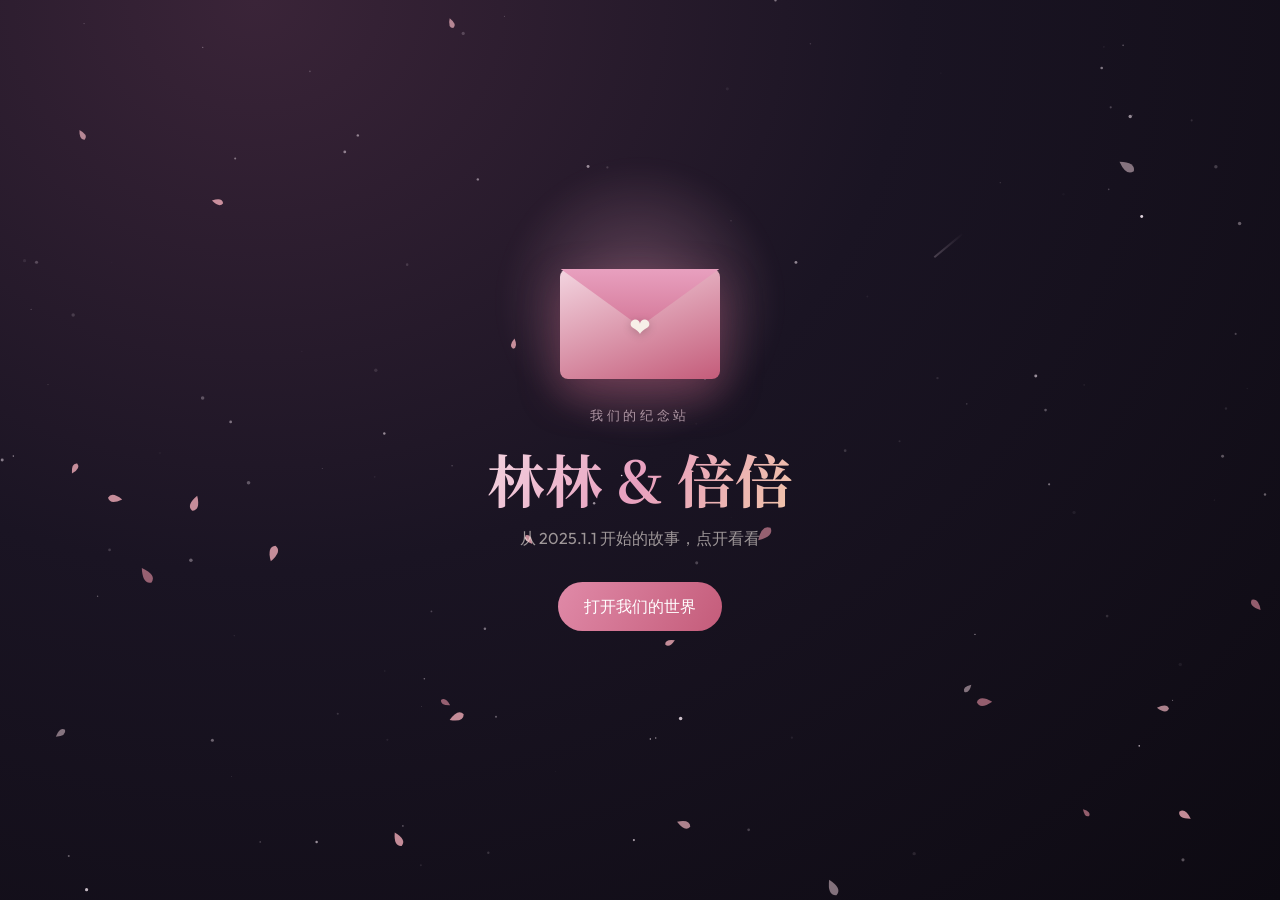
<file: index.html>
<!DOCTYPE html>
<html lang="zh-CN">
<head>
  <meta charset="UTF-8">
  <meta name="viewport" content="width=device-width, initial-scale=1.0, viewport-fit=cover">
  <title>林林 & 倍倍</title>
  <link href="https://fonts.googleapis.com/css2?family=Noto+Serif+SC:wght@400;600;700&family=Outfit:wght@300;400;500;600&display=swap" rel="stylesheet">
  <link rel="stylesheet" href="css/site.css">
</head>
<body>
  <div id="heart-layer"></div>
  <div class="enter-flash" id="flash"></div>
  <main class="open-wrap fade-page">
    <div class="open-glow" style="top:18%;left:50%;transform:translateX(-50%);"></div>
    <div class="envelope" id="envelope" aria-hidden="true">
      <div class="envelope-body"></div>
      <div class="envelope-flap"></div>
      <div class="envelope-heart">❤</div>
    </div>
    <p style="letter-spacing:0.28em;font-size:0.8rem;color:rgba(243,213,224,0.65);margin:0 0 0.75rem;position:relative;z-index:2;">我们的纪念站</p>
    <h1 class="serif gradient-text" style="font-size:clamp(2.4rem,10vw,3.6rem);margin:0 0 0.6rem;position:relative;z-index:2;">林林 & 倍倍</h1>
    <p style="color:rgba(247,239,232,0.6);margin:0 0 2rem;max-width:18rem;position:relative;z-index:2;">从 2025.1.1 开始的故事，点开看看</p>
    <button type="button" class="btn" id="enterBtn" style="position:relative;z-index:2;">打开我们的世界</button>
  </main>
  <script src="js/effects.js"></script>
  <script src="js/fx-engine.js"></script>
  <script>
    FX.mountPretty('full');
    const envelope = document.getElementById('envelope');
    const flash = document.getElementById('flash');
    let going = false;
    const enter = (e) => {
      if (going) return;
      going = true;
      const x = e && e.clientX != null ? e.clientX : window.innerWidth / 2;
      const y = e && e.clientY != null ? e.clientY : window.innerHeight / 2;
      envelope.classList.add('open');
      FX.burstAt(x, y, 22);
      FX.releaseBalloons(14);
      flash.classList.add('on');
      setTimeout(() => { location.href = 'home.html'; }, 720);
    };
    document.getElementById('enterBtn').addEventListener('click', enter);
    envelope.addEventListener('click', enter);
  </script>
</body>
</html>
</file>
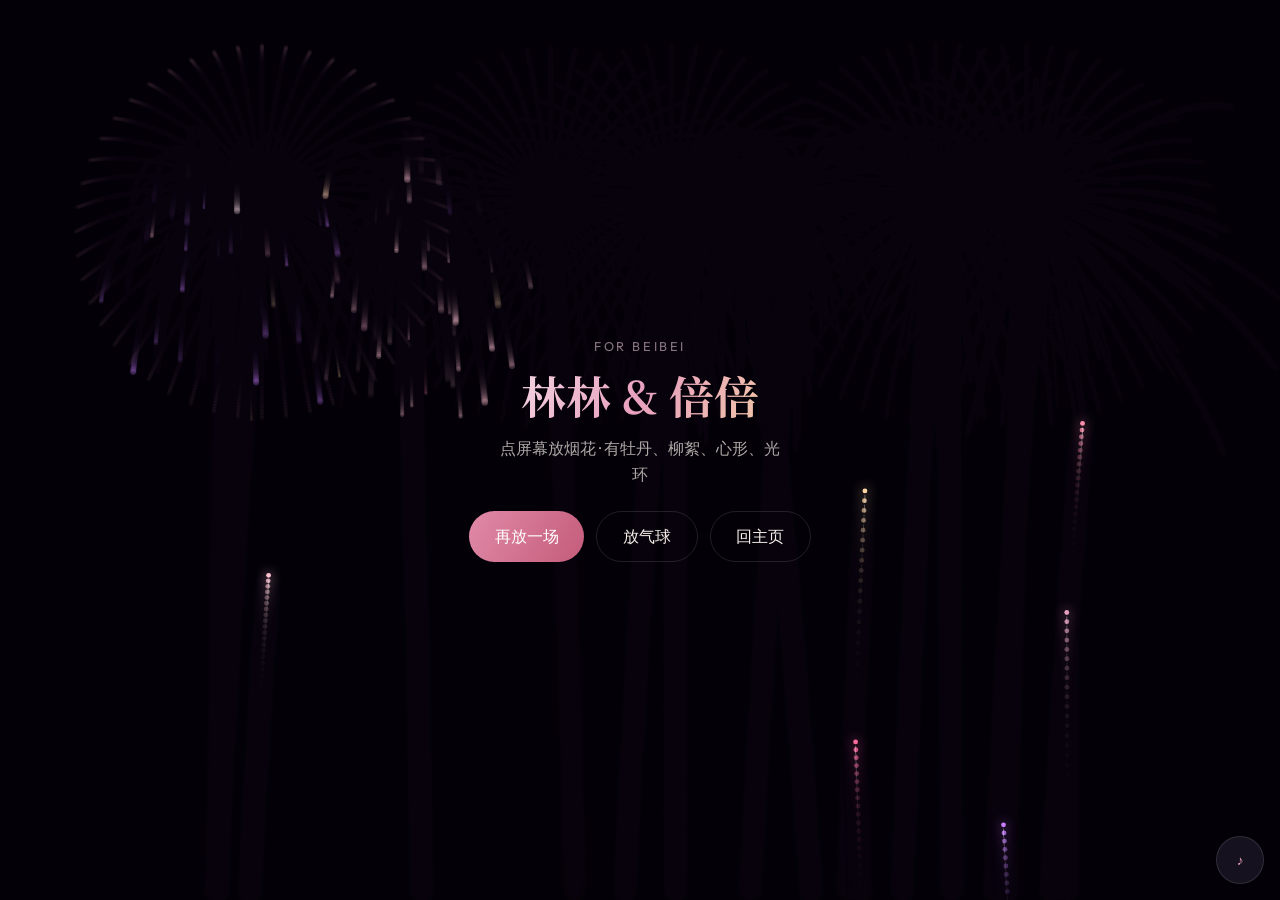
<file: fireworks.html>
<!DOCTYPE html>
<html lang="zh-CN">
<head>
  <meta charset="UTF-8">
  <meta name="viewport" content="width=device-width, initial-scale=1.0, viewport-fit=cover">
  <title>烟花庆祝 · 林林 & 倍倍</title>
  <link href="https://fonts.googleapis.com/css2?family=Noto+Serif+SC:wght@400;600;700&family=Outfit:wght@300;400;500;600&display=swap" rel="stylesheet">
  <link rel="stylesheet" href="css/site.css">
  <style>
    body { background: #05040a; overflow: hidden; }
    .fw-canvas { pointer-events: auto; }
  </style>
</head>
<body>
  <canvas class="fw-canvas" id="fw"></canvas>
  <div class="fw-ui">
    <p style="margin:0 0 0.5rem;letter-spacing:0.2em;font-size:0.8rem;color:rgba(243,213,224,0.55);">FOR BEIBEI</p>
    <h1 class="serif gradient-text" style="font-size:clamp(1.8rem,8vw,2.8rem);margin:0 0 0.6rem;">林林 & 倍倍</h1>
    <p style="margin:0;color:rgba(247,239,232,0.7);max-width:18rem;line-height:1.6;">点屏幕放烟花 · 有牡丹、柳絮、心形、光环</p>
    <div class="actions">
      <button type="button" class="btn" id="boomBtn">再放一场</button>
      <button type="button" class="btn btn-ghost" id="balloonBtn">放气球</button>
      <a class="btn btn-ghost" href="home.html">回主页</a>
    </div>
  </div>

  <script src="js/effects.js"></script>
  <script src="js/fx-engine.js"></script>
  <script>
    SiteFX.setupMusic();
    FX.startHeartRain(1100);
    FX.startCursorTrail();

    const fw = FX.createFireworks(document.getElementById('fw'));
    document.getElementById('boomBtn').onclick = () => {
      fw.boom();
      FX.burstAt(window.innerWidth / 2, window.innerHeight * 0.35, 18);
    };
    document.getElementById('balloonBtn').onclick = () => FX.releaseBalloons(12);
  </script>
</body>
</html>
</file>
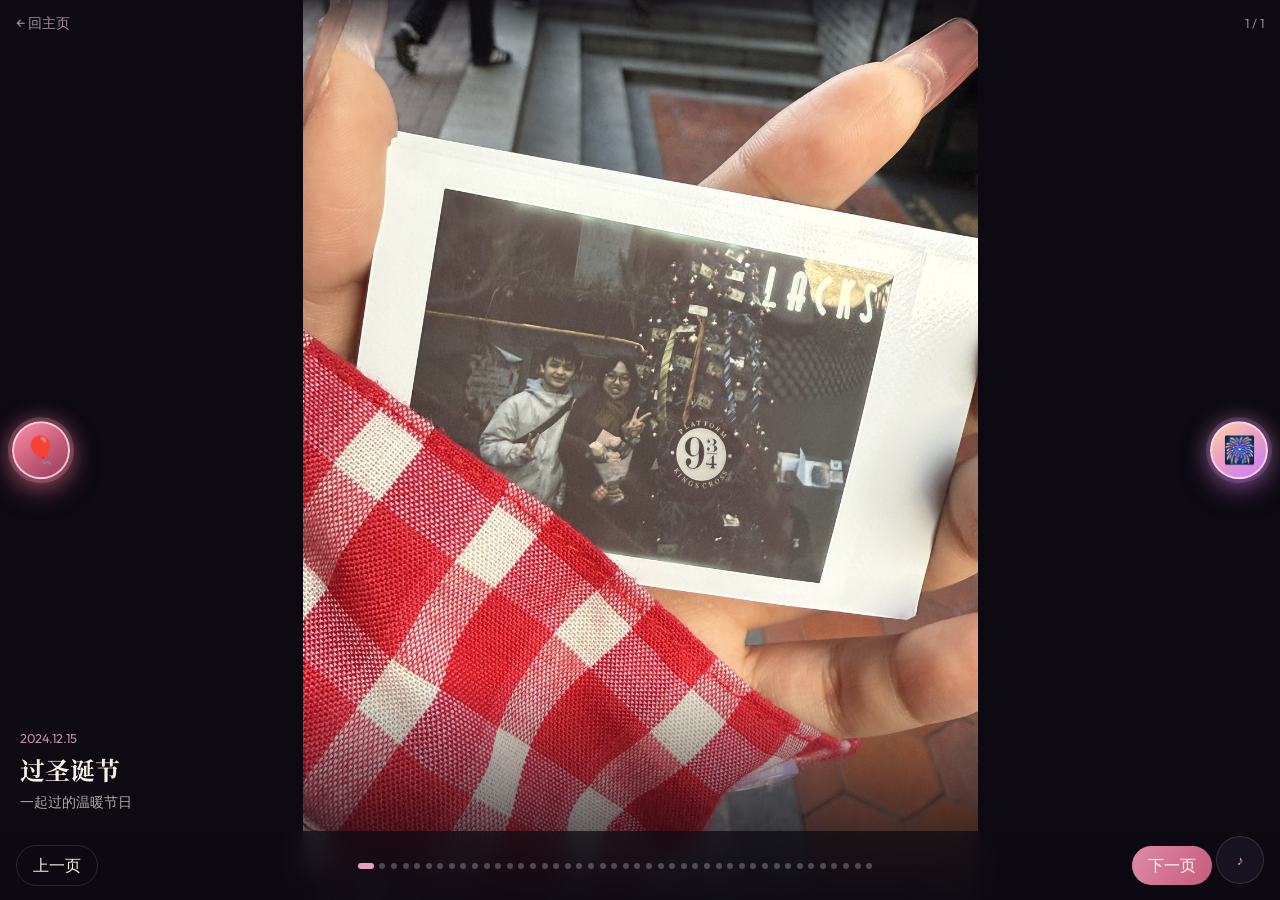
<file: gallery.html>
<!DOCTYPE html>
<html lang="zh-CN">
<head>
  <meta charset="UTF-8">
  <meta name="viewport" content="width=device-width, initial-scale=1.0, viewport-fit=cover">
  <title>沉浸相册 · 林林 & 倍倍</title>
  <link href="https://fonts.googleapis.com/css2?family=Noto+Serif+SC:wght@400;600;700&family=Outfit:wght@300;400;500;600&display=swap" rel="stylesheet">
  <link rel="stylesheet" href="css/site.css">
</head>
<body style="background:#0d0a12;">
  <div class="gallery-top">
    <a class="back-link" href="home.html" style="margin:0;">← 回主页</a>
    <span id="gallery-progress" style="font-size:0.8rem;color:rgba(247,239,232,0.55);">1 / 1</span>
  </div>

  <div class="gallery-stage" id="stage"></div>

  <div class="gallery-bar">
    <button type="button" class="btn btn-ghost" id="prevBtn" style="padding:0.55rem 1rem;">上一页</button>
    <div class="gallery-dots" id="dots"></div>
    <button type="button" class="btn" id="nextBtn" style="padding:0.55rem 1rem;">下一页</button>
  </div>

  <script src="js/journey-data.js"></script>
  <script src="js/effects.js"></script>
  <script src="js/fx-engine.js"></script>
  <script>
    SiteFX.setupLightbox();
    SiteFX.setupMusic();
    FX.startAmbient({ density: 0.45 });
    FX.startHeartRain(1400);
    FX.mountEggs();

    // 每个事件取第一张图作为主视觉，组成沉浸幻灯
    const slides = JOURNEY_EVENTS.map((e) => ({
      date: e.date,
      title: e.title,
      note: e.note || '',
      photo: e.photos[0]
    }));

    let index = 0;
    const stage = document.getElementById('stage');
    const dots = document.getElementById('dots');
    const progress = document.getElementById('gallery-progress');

    stage.innerHTML = slides.map((s, i) => `
      <div class="gallery-slide${i === 0 ? ' active' : ''}" data-i="${i}">
        <img src="${s.photo}" alt="${s.title}" loading="${i < 2 ? 'eager' : 'lazy'}" onclick="openLightbox('${s.photo}')">
        <div class="gallery-overlay">
          <div class="date">${s.date}</div>
          <h2 class="serif">${s.title}</h2>
          <p>${s.note}</p>
        </div>
      </div>
    `).join('');

    dots.innerHTML = slides.map((_, i) => `<span class="${i === 0 ? 'on' : ''}"></span>`).join('');

    function show(i) {
      index = (i + slides.length) % slides.length;
      stage.querySelectorAll('.gallery-slide').forEach((el, n) => {
        el.classList.toggle('active', n === index);
      });
      dots.querySelectorAll('span').forEach((el, n) => {
        el.classList.toggle('on', n === index);
      });
      progress.textContent = `${index + 1} / ${slides.length}`;
    }

    document.getElementById('prevBtn').onclick = () => show(index - 1);
    document.getElementById('nextBtn').onclick = () => show(index + 1);

    // 触摸滑动
    let startX = 0;
    stage.addEventListener('touchstart', (e) => { startX = e.changedTouches[0].clientX; }, { passive: true });
    stage.addEventListener('touchend', (e) => {
      const dx = e.changedTouches[0].clientX - startX;
      if (Math.abs(dx) < 40) return;
      if (dx < 0) show(index + 1);
      else show(index - 1);
    }, { passive: true });

    // 键盘
    window.addEventListener('keydown', (e) => {
      if (e.key === 'ArrowRight') show(index + 1);
      if (e.key === 'ArrowLeft') show(index - 1);
    });
  </script>
</body>
</html>
</file>
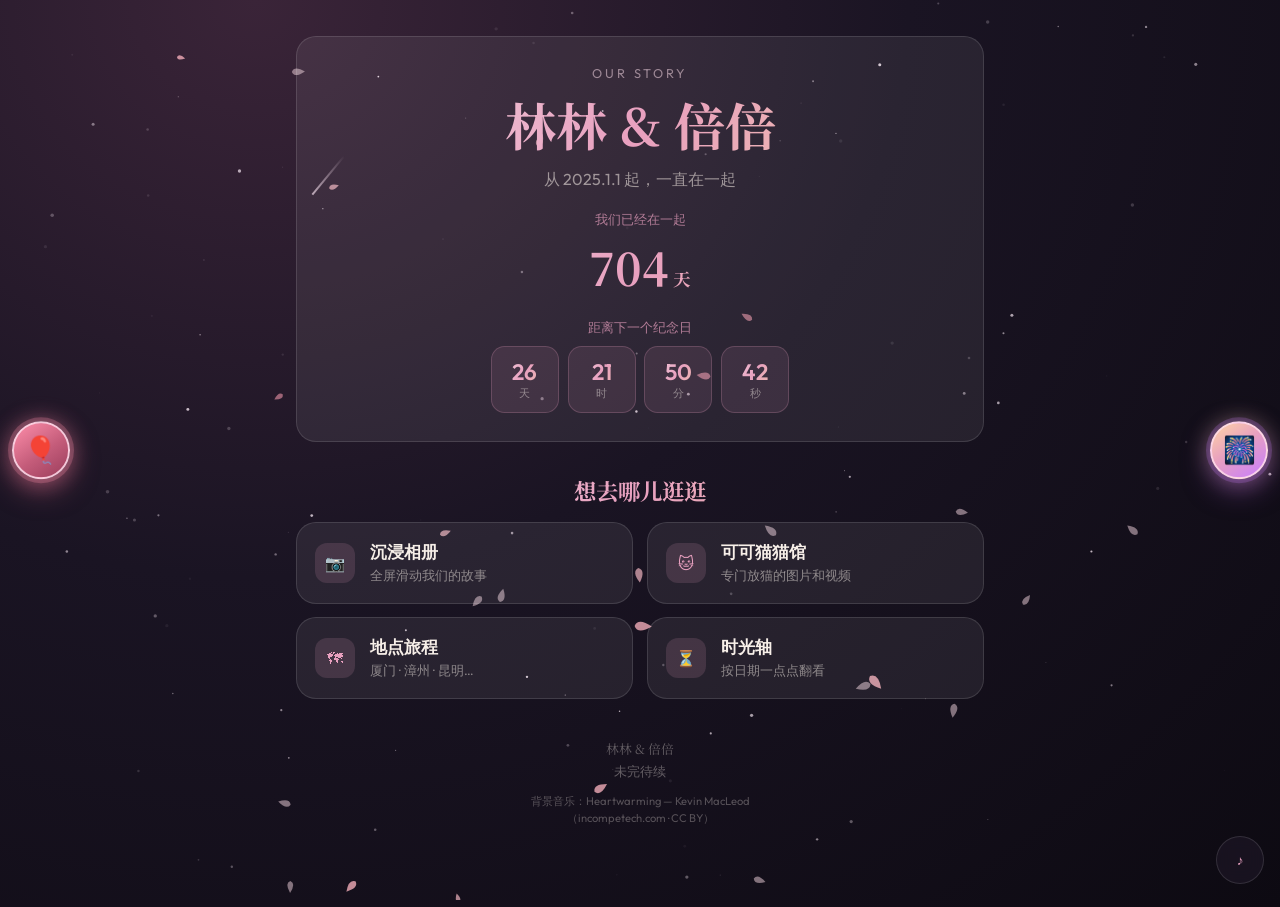
<file: home.html>
<!DOCTYPE html>
<html lang="zh-CN">
<head>
  <meta charset="UTF-8">
  <meta name="viewport" content="width=device-width, initial-scale=1.0, viewport-fit=cover">
  <title>主页 · 林林 & 倍倍</title>
  <link href="https://fonts.googleapis.com/css2?family=Noto+Serif+SC:wght@400;600;700&family=Outfit:wght@300;400;500;600&display=swap" rel="stylesheet">
  <link rel="stylesheet" href="css/site.css">
</head>
<body>
  <div class="page">
    <div class="page-inner fade-page">
      <header class="glass" style="padding:1.75rem 1.25rem;text-align:center;margin-top:1rem;">
        <p style="margin:0 0 0.4rem;font-size:0.8rem;letter-spacing:0.22em;color:rgba(243,213,224,0.55);">OUR STORY</p>
        <h1 class="serif gradient-text" style="font-size:clamp(2.2rem,8vw,3.2rem);margin:0 0 0.5rem;">林林 & 倍倍</h1>
        <p style="margin:0 0 1.25rem;color:rgba(247,239,232,0.55);">从 2025.1.1 起，一直在一起</p>
        <div style="margin-bottom:1.25rem;">
          <div style="font-size:0.8rem;color:rgba(232,160,191,0.7);margin-bottom:0.3rem;">我们已经在一起</div>
          <div class="serif gradient-text" style="font-size:2.8rem;font-weight:700;">
            <span id="together-days">000</span><span style="font-size:1.1rem;margin-left:0.25rem;">天</span>
          </div>
        </div>
        <div style="font-size:0.8rem;color:rgba(232,160,191,0.7);margin-bottom:0.55rem;">距离下一个纪念日</div>
        <div class="countdown-row" id="countdown">
          <div class="countdown-item"><div class="num gradient-text" id="d">00</div><div class="lbl">天</div></div>
          <div class="countdown-item"><div class="num gradient-text" id="h">00</div><div class="lbl">时</div></div>
          <div class="countdown-item"><div class="num gradient-text" id="m">00</div><div class="lbl">分</div></div>
          <div class="countdown-item"><div class="num gradient-text" id="s">00</div><div class="lbl">秒</div></div>
        </div>
      </header>

      <h2 class="serif gradient-text" style="text-align:center;margin:2rem 0 1rem;font-size:1.4rem;">想去哪儿逛逛</h2>
      <nav class="nav-grid">
        <a class="glass nav-card" href="gallery.html">
          <div class="icon">📷</div>
          <div>
            <h3>沉浸相册</h3>
            <p>全屏滑动我们的故事</p>
          </div>
        </a>
        <a class="glass nav-card" href="keke.html">
          <div class="icon">🐱</div>
          <div>
            <h3>可可猫猫馆</h3>
            <p>专门放猫的图片和视频</p>
          </div>
        </a>
        <a class="glass nav-card" href="map.html">
          <div class="icon">🗺</div>
          <div>
            <h3>地点旅程</h3>
            <p>厦门 · 漳州 · 昆明…</p>
          </div>
        </a>
        <a class="glass nav-card" href="journey.html">
          <div class="icon">⏳</div>
          <div>
            <h3>时光轴</h3>
            <p>按日期一点点翻看</p>
          </div>
        </a>
      </nav>

      <footer style="text-align:center;margin-top:2.5rem;color:rgba(247,239,232,0.35);font-size:0.8rem;">
        <p class="serif" style="margin:0;">林林 & 倍倍</p>
        <p style="margin:0.35rem 0 0;">未完待续</p>
        <p style="margin:0.75rem 0 0;font-size:0.7rem;line-height:1.5;opacity:0.85;">
          背景音乐：Heartwarming — Kevin MacLeod<br>
          （incompetech.com · CC BY）
        </p>
      </footer>
    </div>
  </div>

  <script src="js/journey-data.js"></script>
  <script src="js/effects.js"></script>
  <script src="js/fx-engine.js"></script>
  <script>
    FX.mountPretty('full');
    FX.mountEggs();
    SiteFX.setupMusic();
    SiteFX.setupLightbox();

    const start = SITE_CONFIG.startDate;
    document.getElementById('together-days').textContent = SiteFX.togetherDays(start);

    function tick() {
      const c = SiteFX.nextAnniversaryCountdown(start);
      document.getElementById('d').textContent = String(c.days).padStart(2, '0');
      document.getElementById('h').textContent = String(c.hours).padStart(2, '0');
      document.getElementById('m').textContent = String(c.minutes).padStart(2, '0');
      document.getElementById('s').textContent = String(c.seconds).padStart(2, '0');
    }
    tick();
    setInterval(tick, 1000);

    document.querySelectorAll('a.nav-card').forEach((card) => {
      card.addEventListener('click', (e) => {
        FX.burstAt(e.clientX, e.clientY, 10);
      });
    });
  </script>
</body>
</html>
</file>
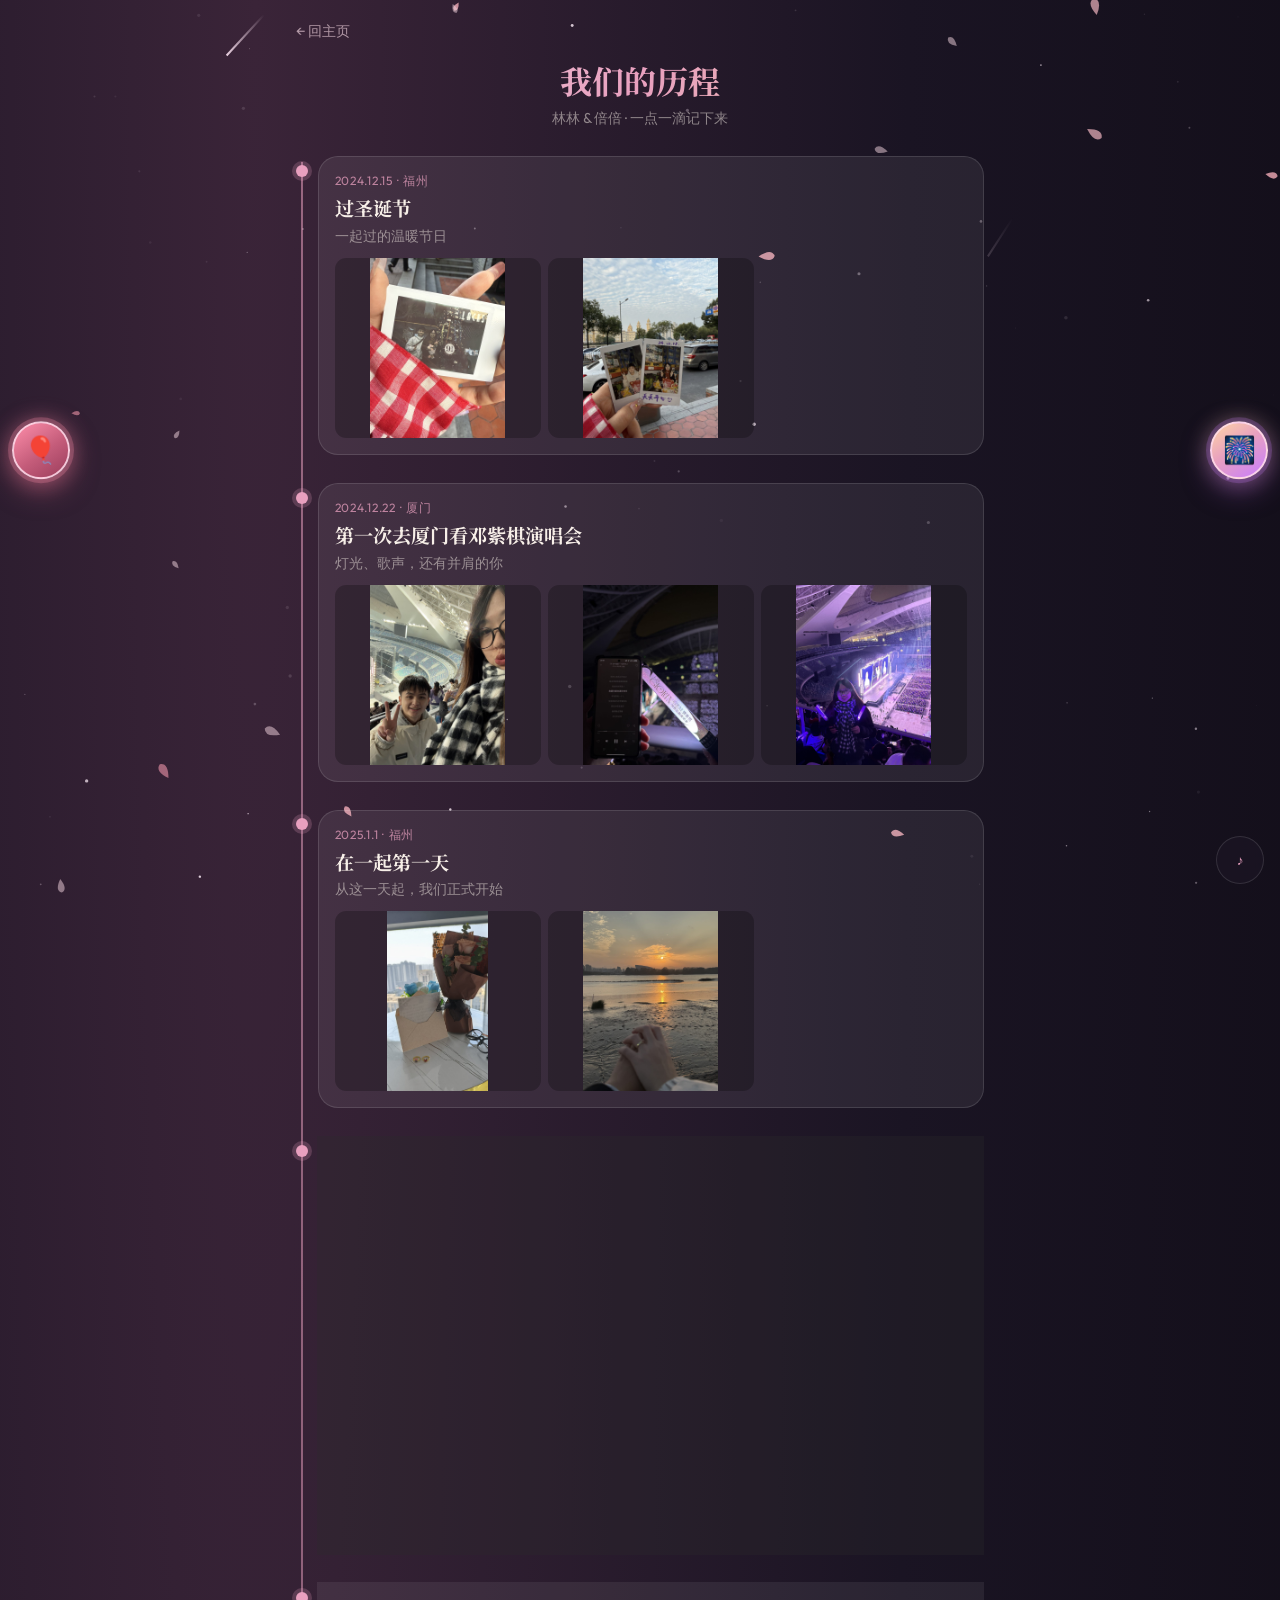
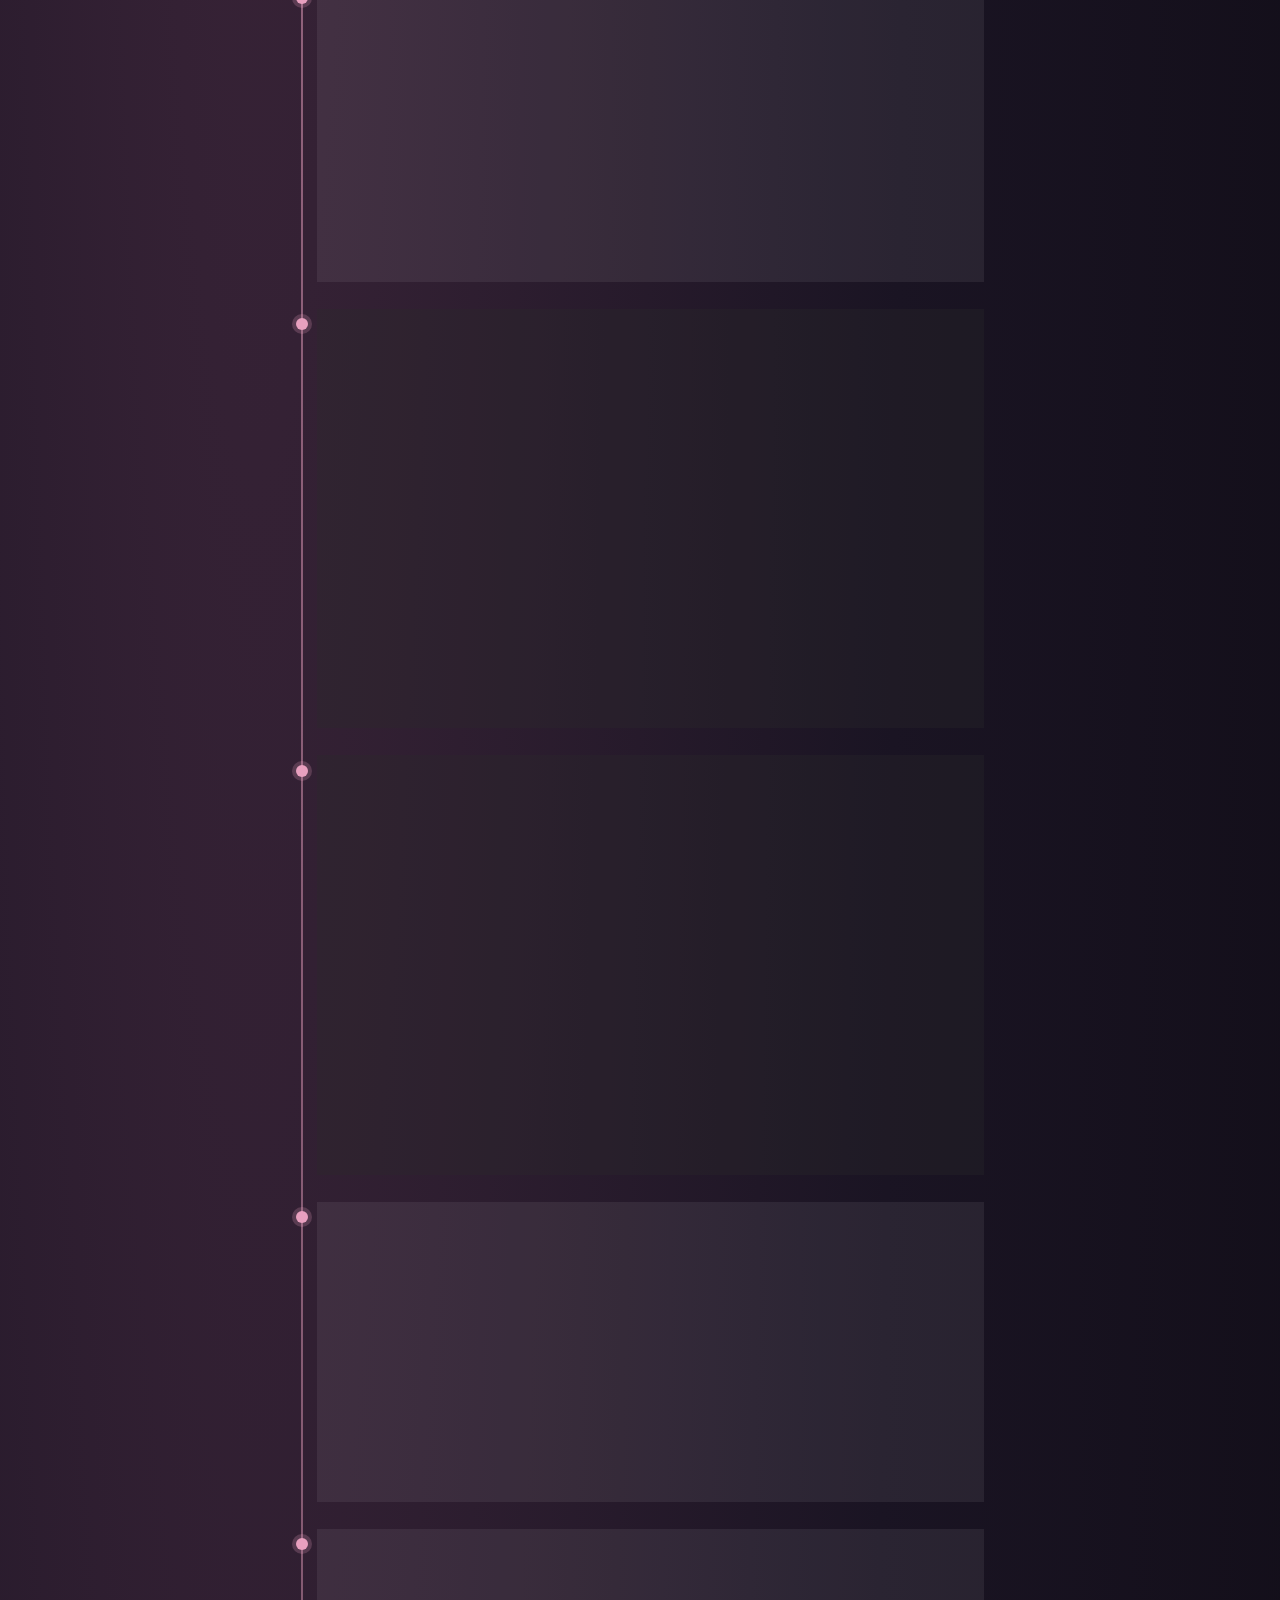
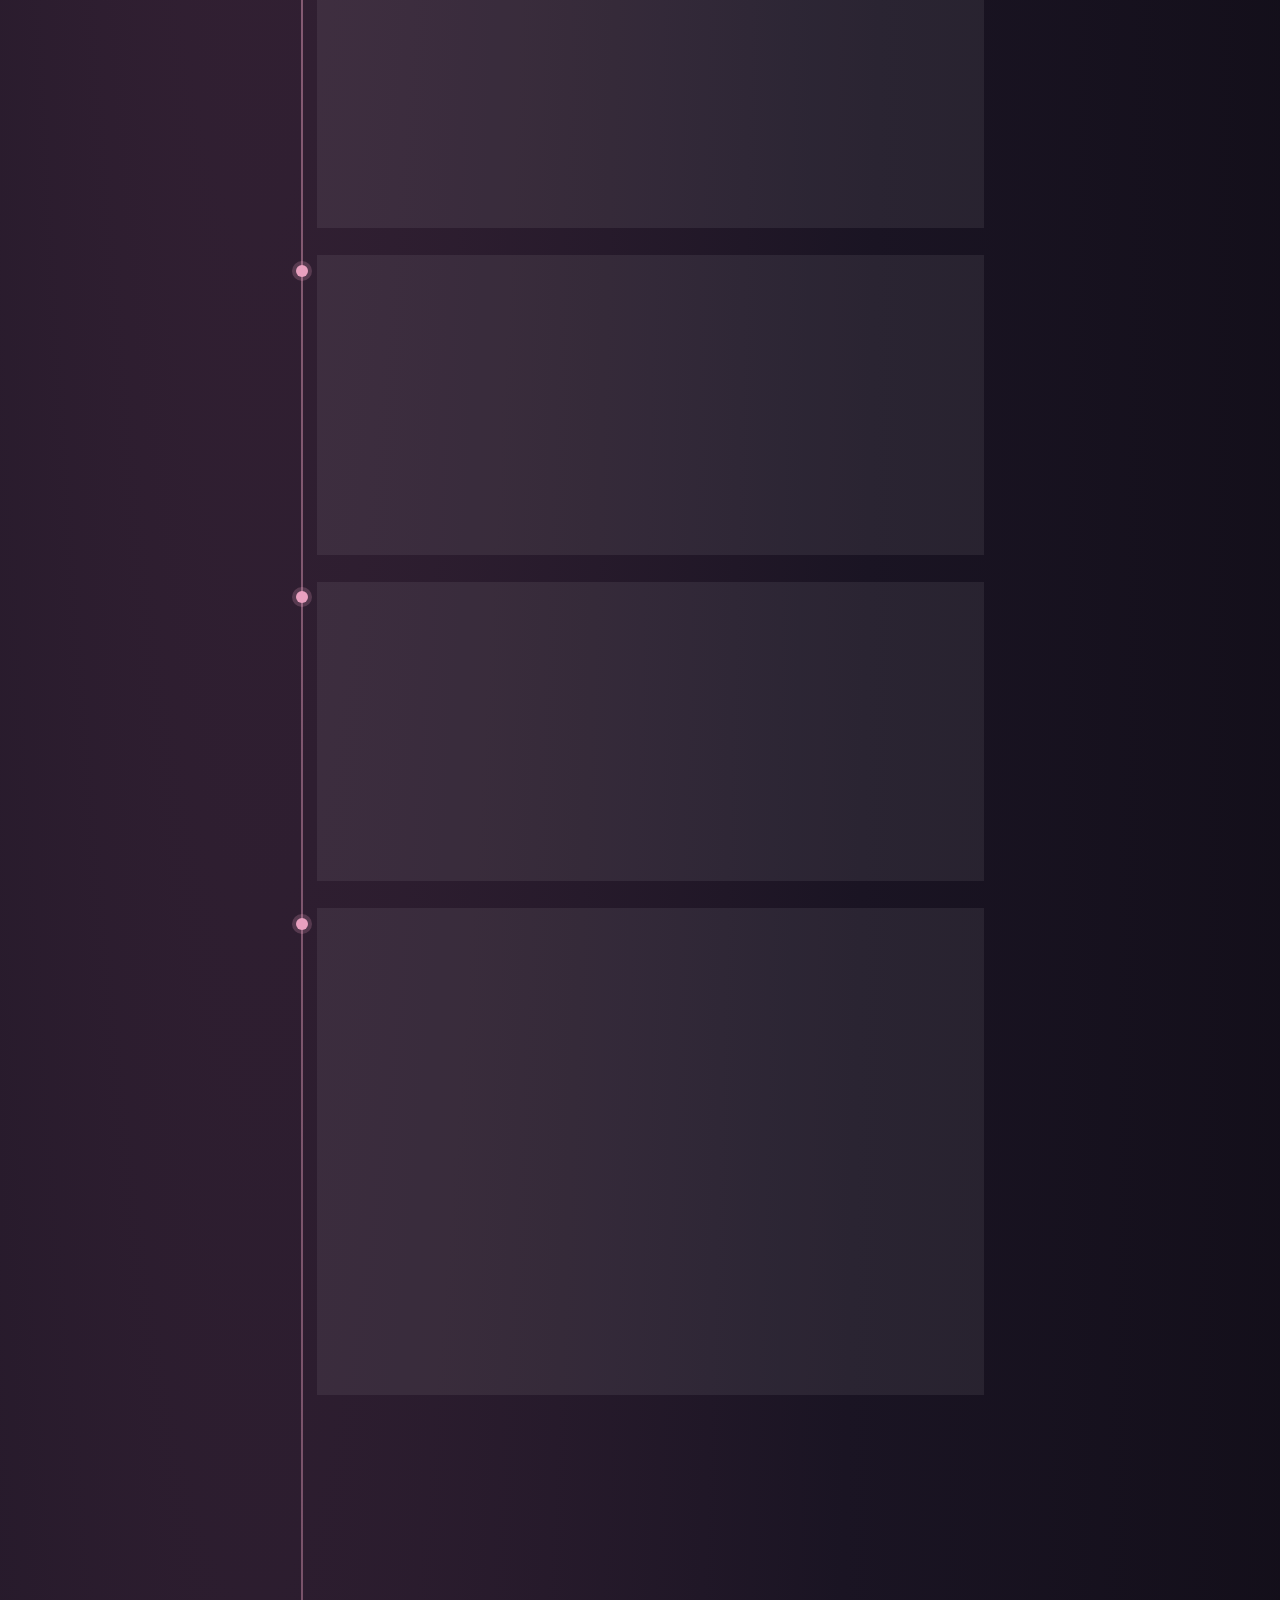
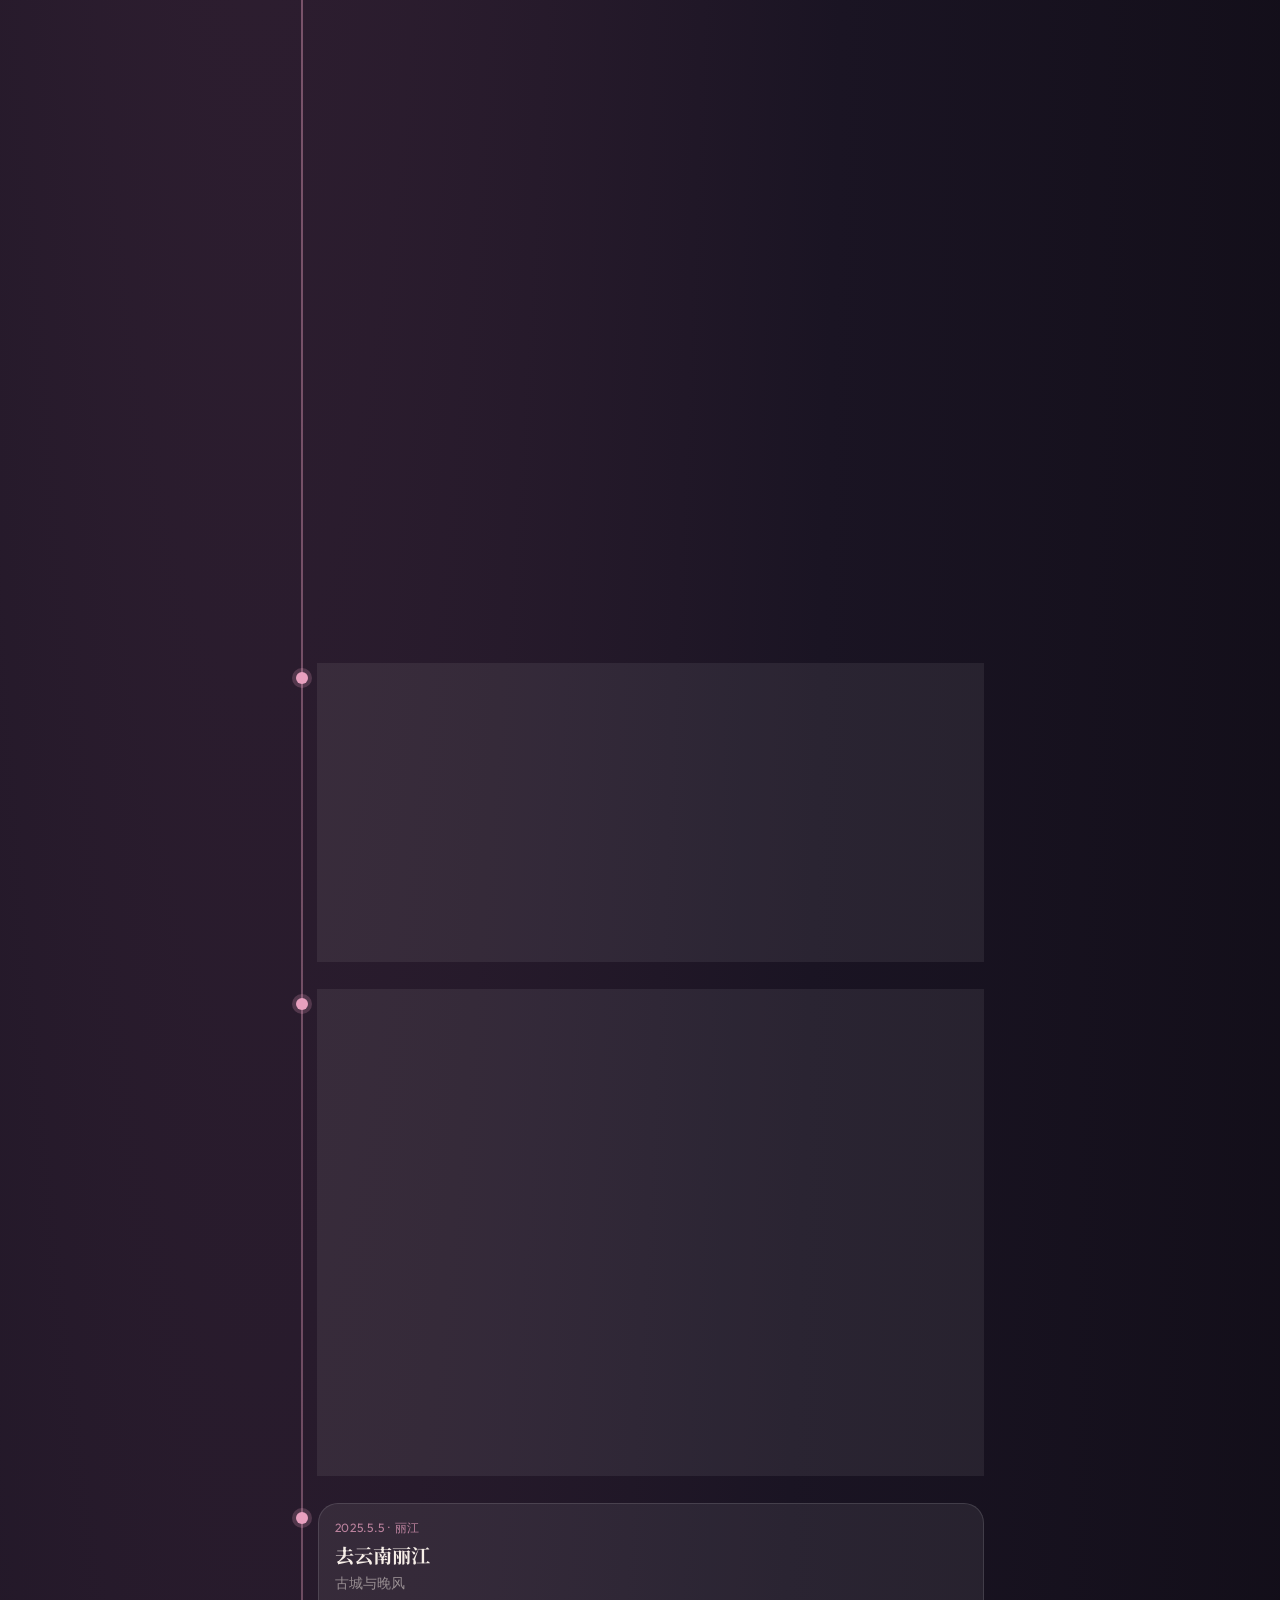
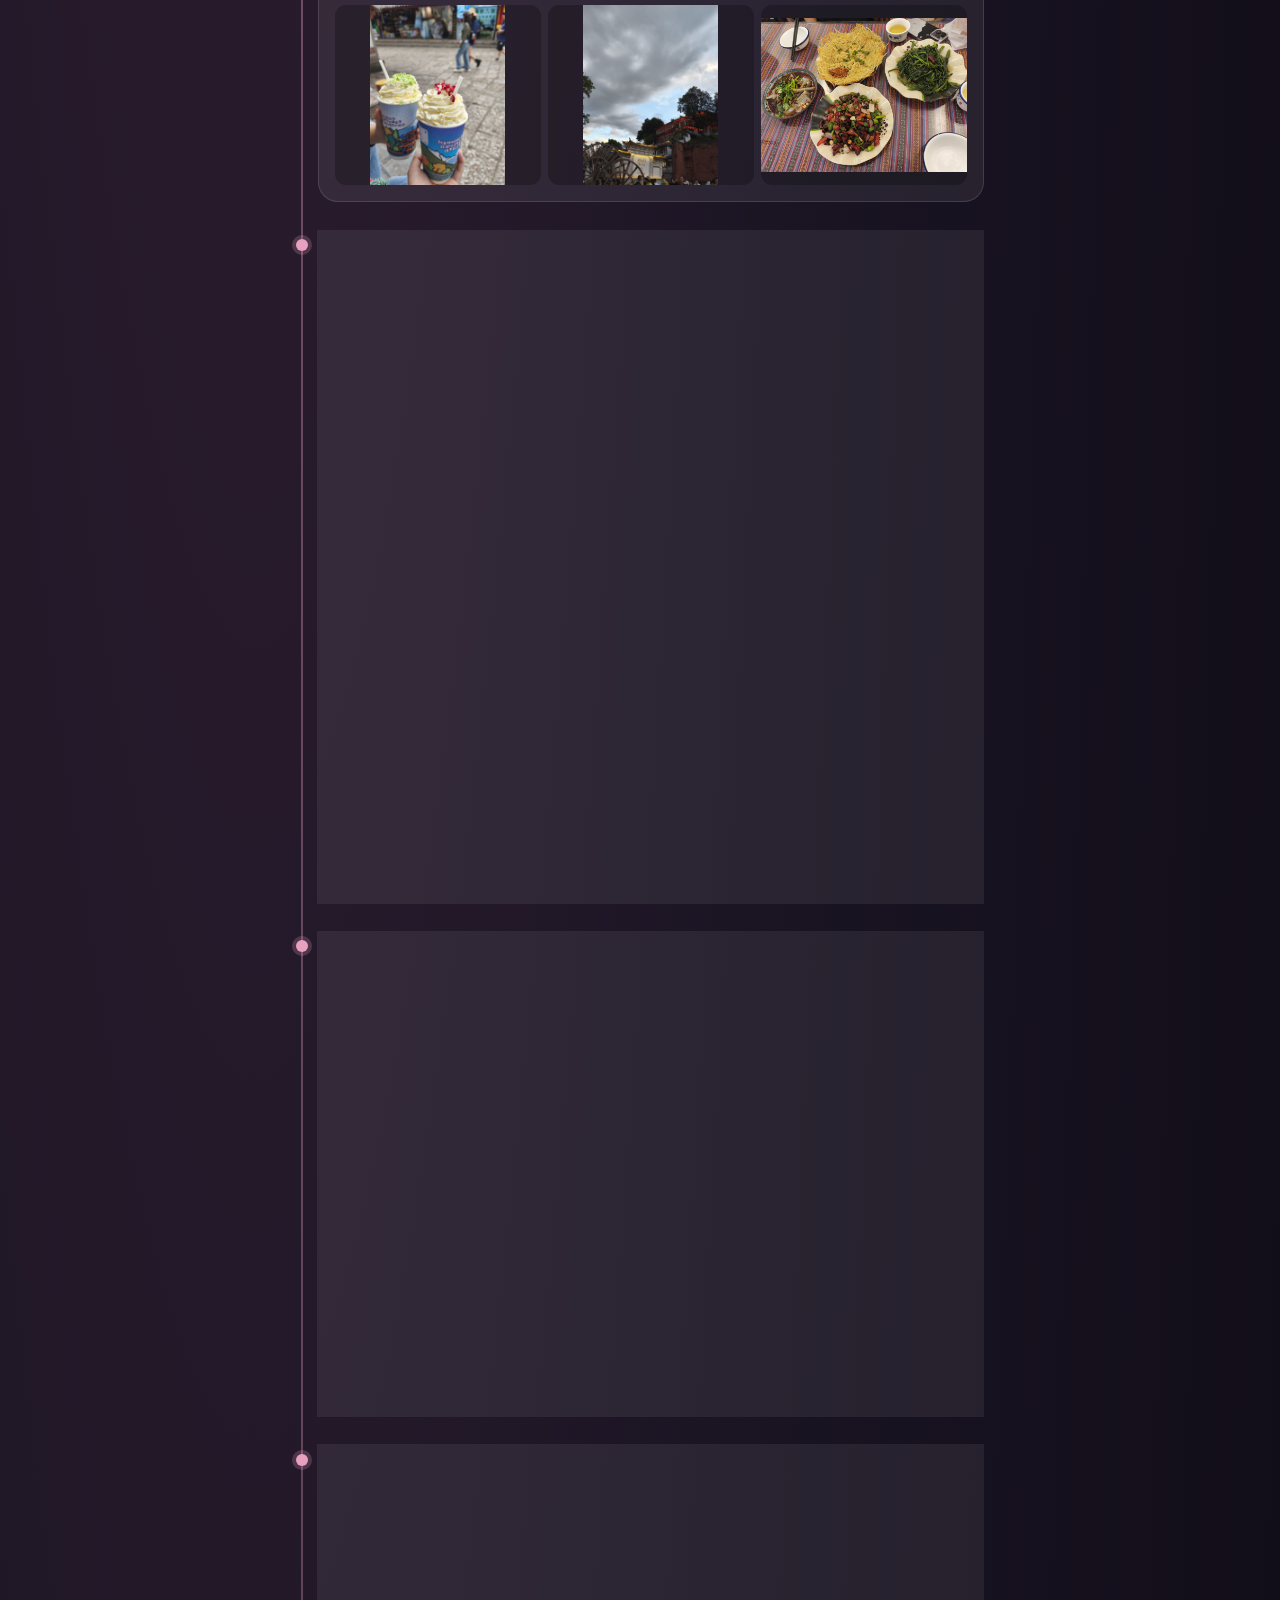
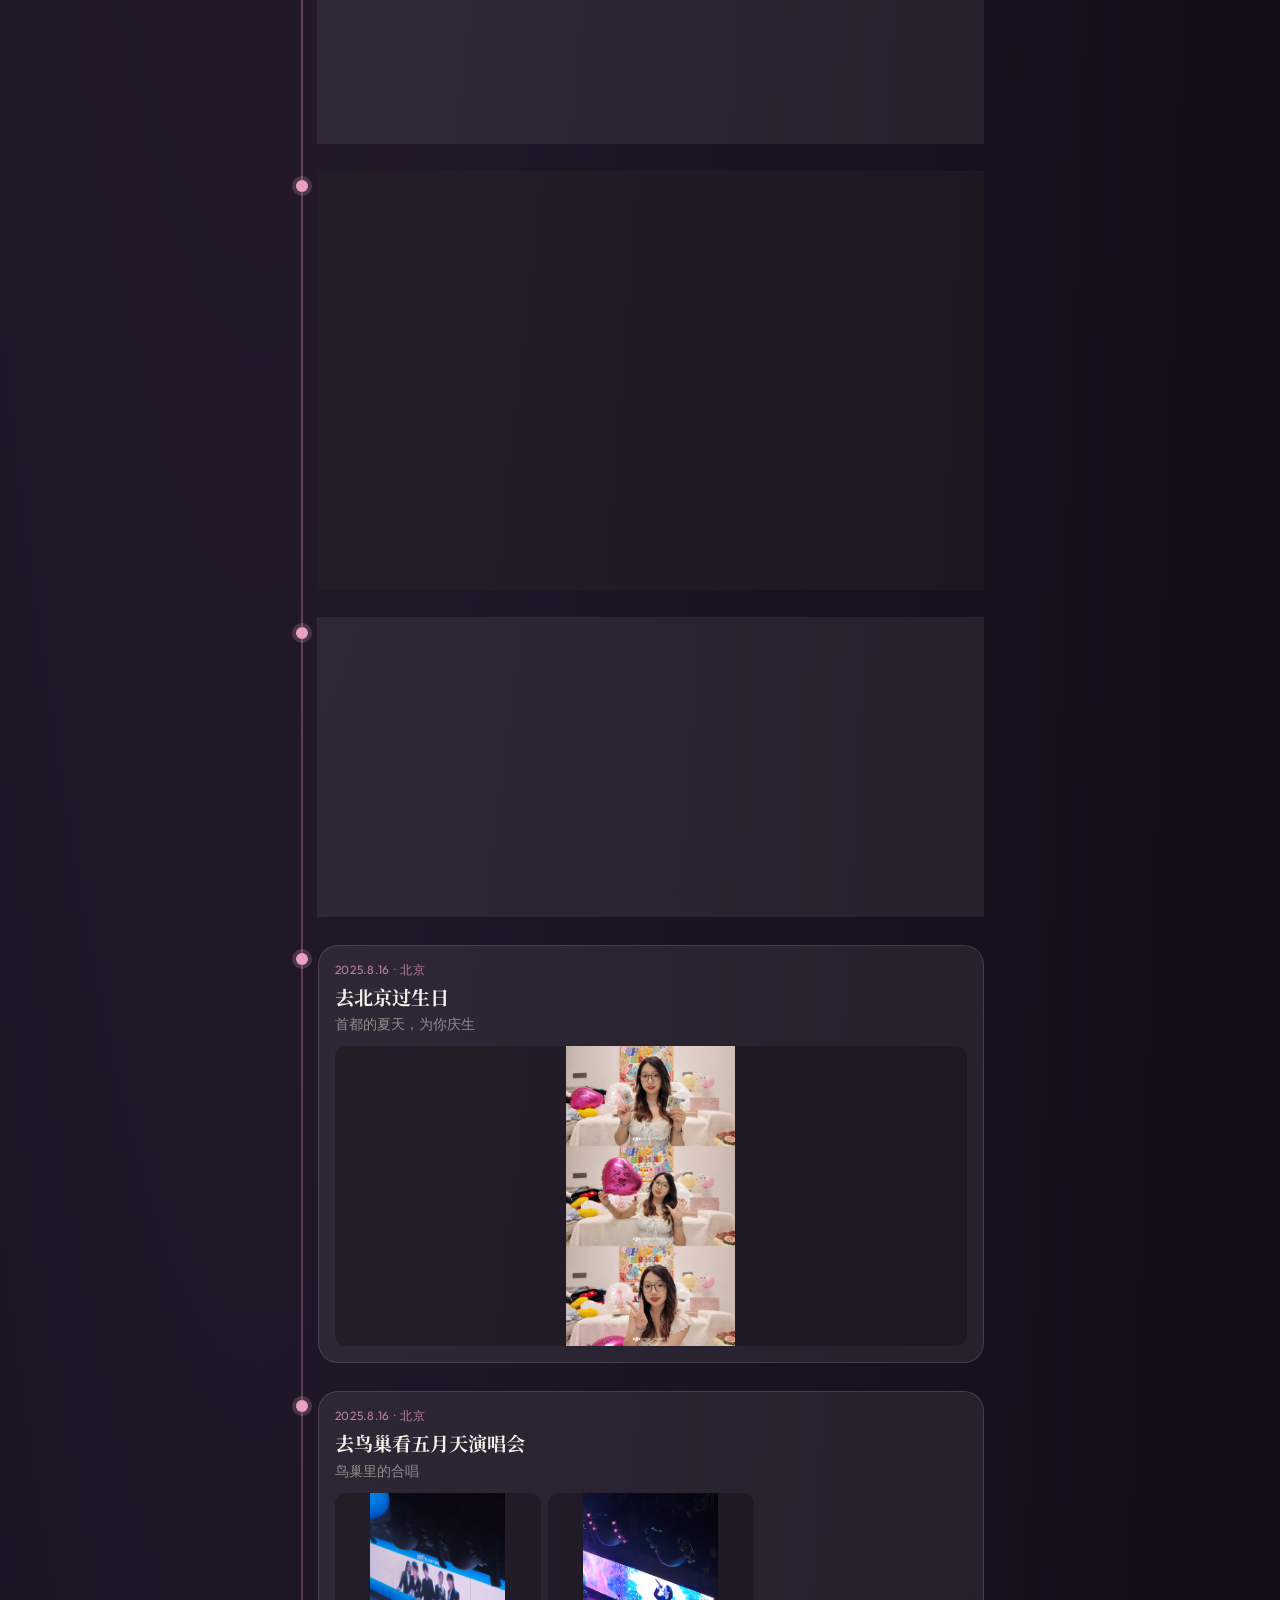
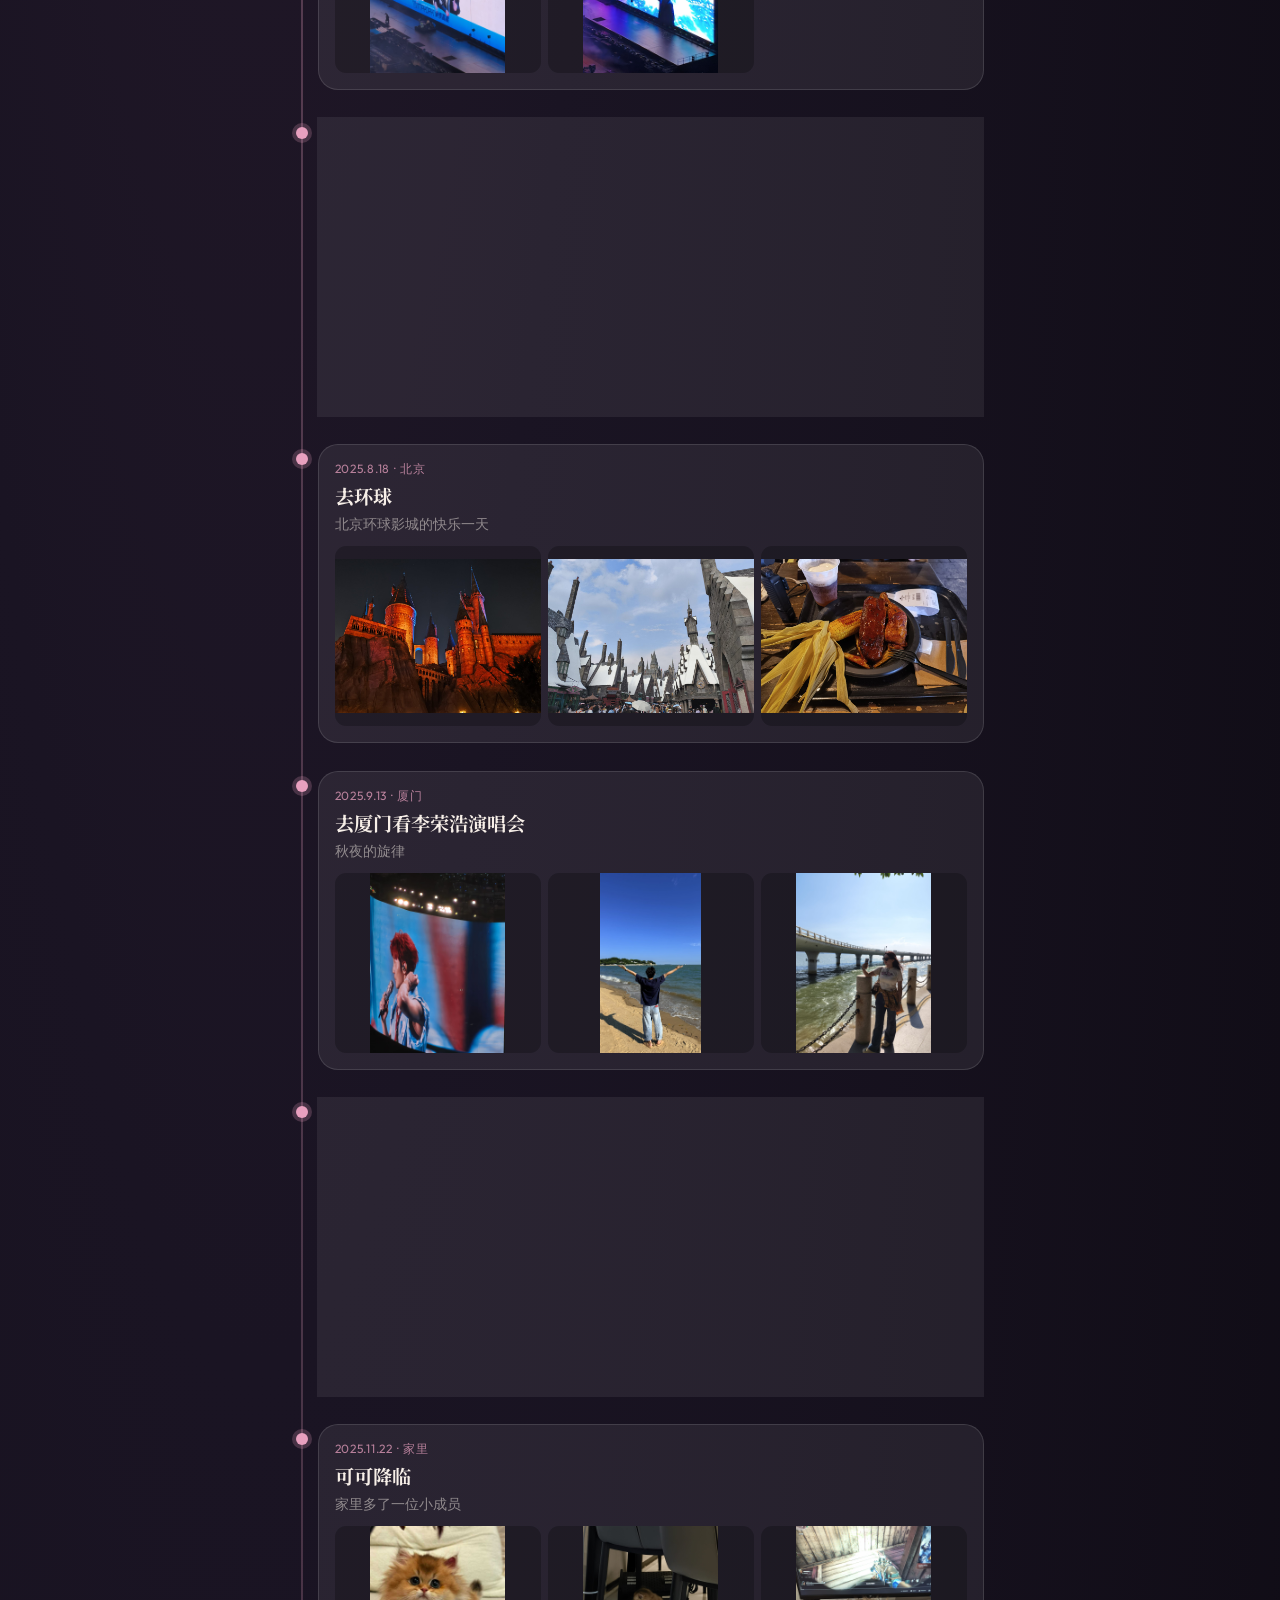
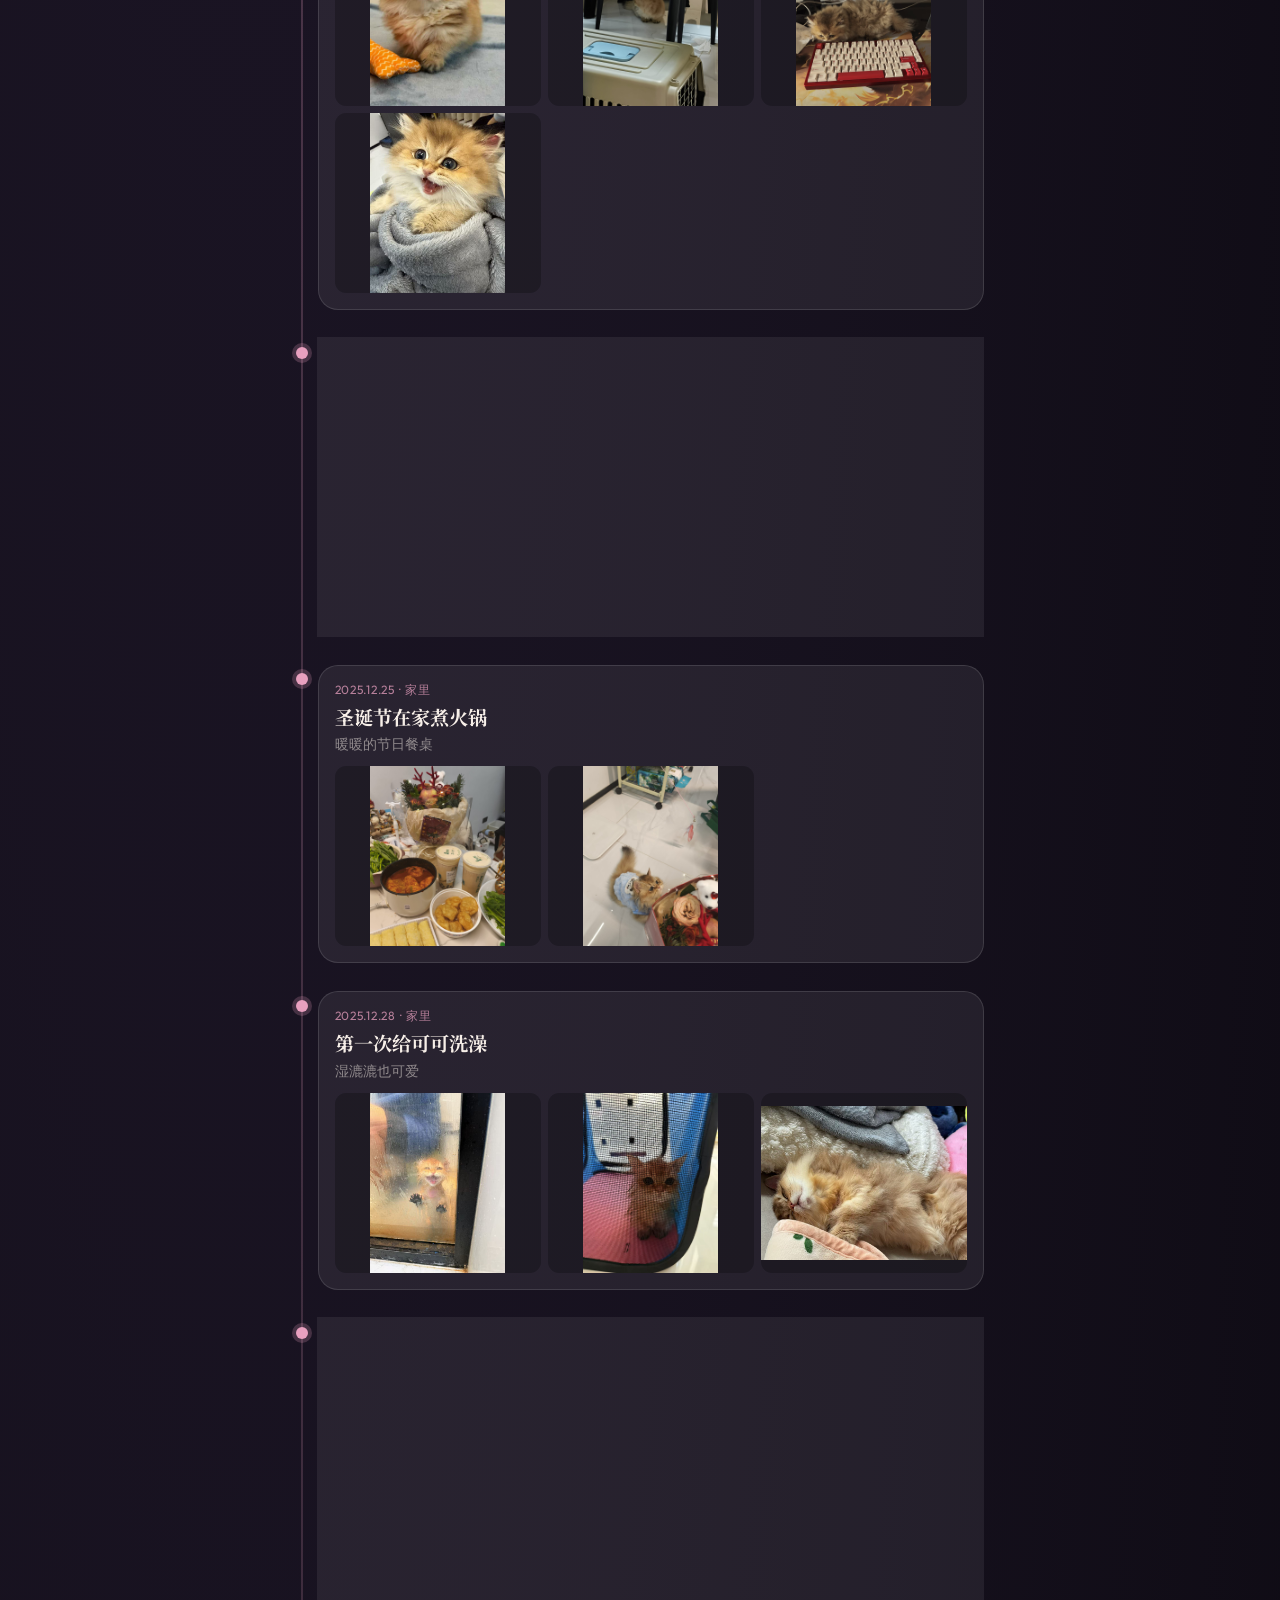
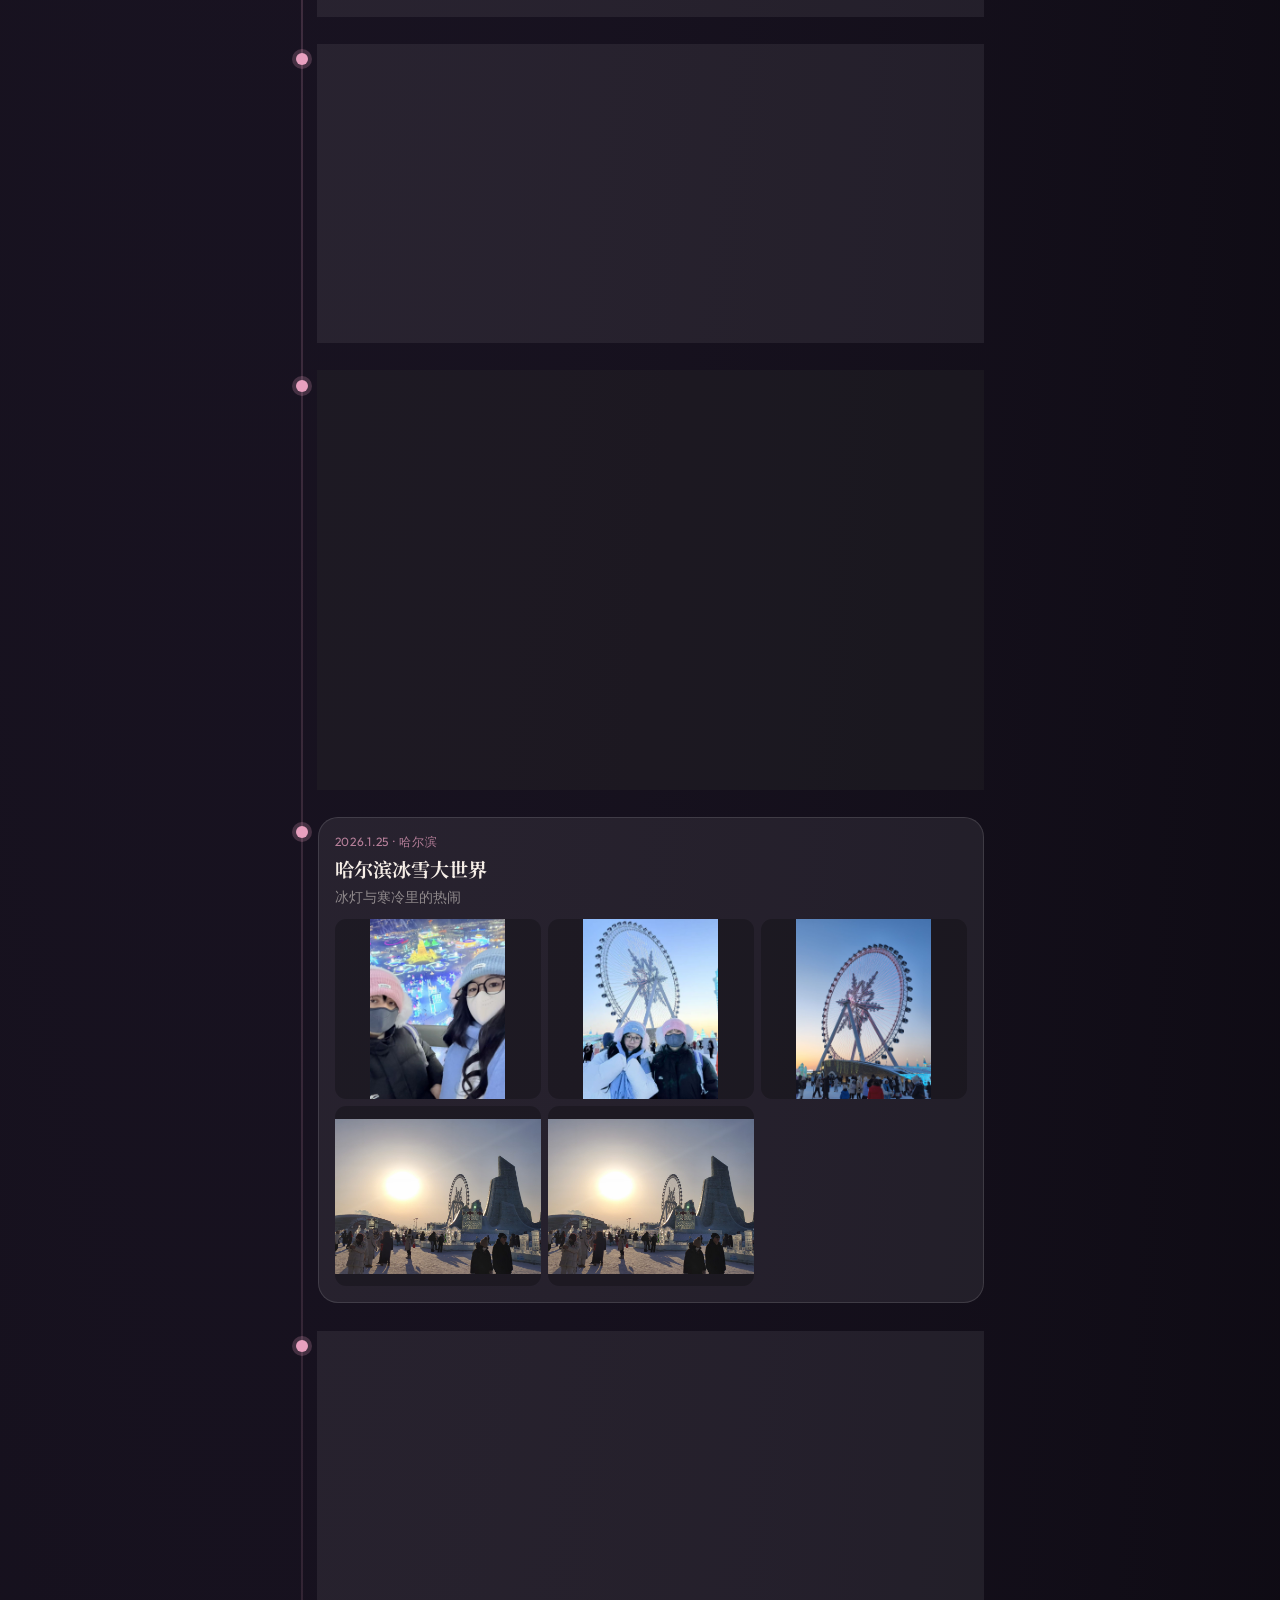
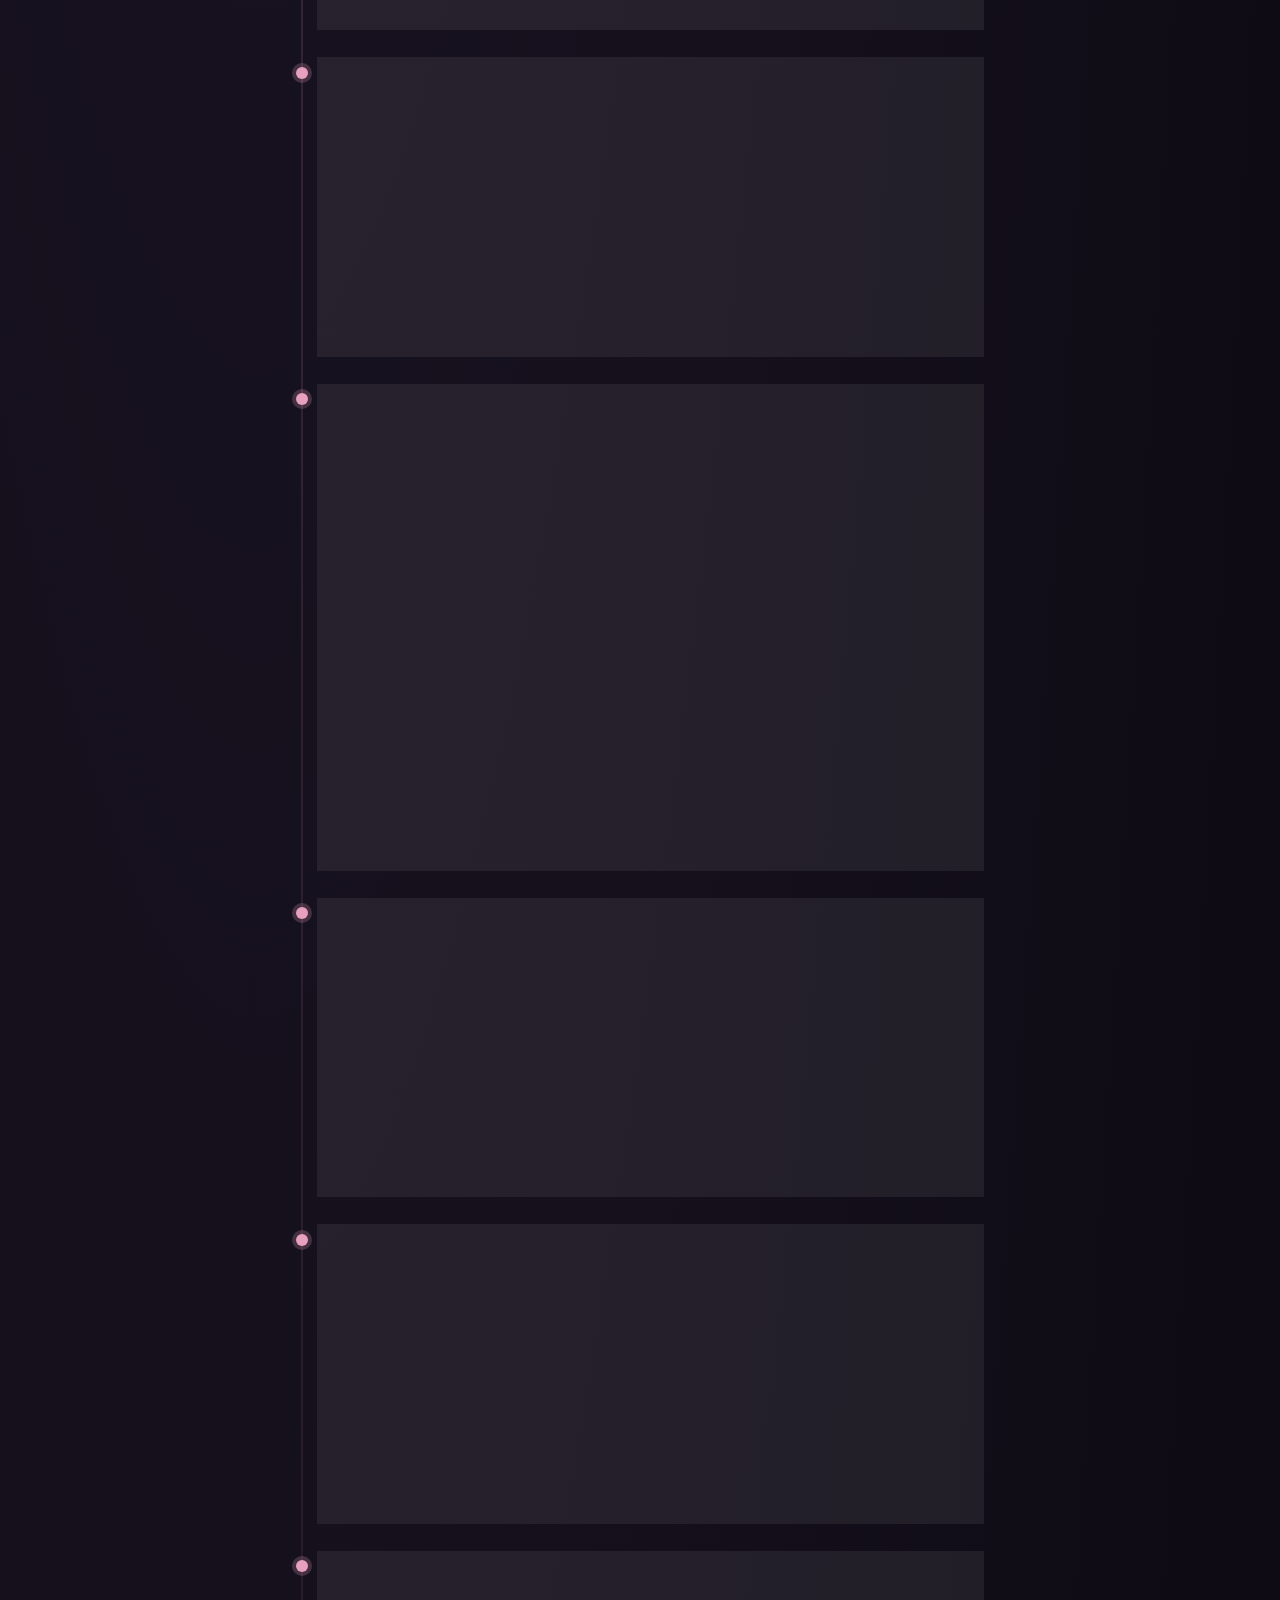
<file: journey.html>
<!DOCTYPE html>
<html lang="zh-CN">
<head>
  <meta charset="UTF-8">
  <meta name="viewport" content="width=device-width, initial-scale=1.0, viewport-fit=cover">
  <title>时光轴 · 林林 & 倍倍</title>
  <link href="https://fonts.googleapis.com/css2?family=Noto+Serif+SC:wght@400;600;700&family=Outfit:wght@300;400;500;600&display=swap" rel="stylesheet">
  <link rel="stylesheet" href="css/site.css">
</head>
<body>
  <div class="page">
    <div class="page-inner fade-page">
      <a class="back-link" href="home.html">← 回主页</a>
      <header style="text-align:center;margin-bottom:1.75rem;">
        <h1 class="serif gradient-text" style="font-size:2rem;margin:0 0 0.4rem;">我们的历程</h1>
        <p style="margin:0;color:rgba(247,239,232,0.5);font-size:0.9rem;">林林 & 倍倍 · 一点一滴记下来</p>
      </header>

      <div class="timeline" id="timeline"></div>

      <footer style="text-align:center;margin-top:1.5rem;color:rgba(247,239,232,0.35);font-size:0.85rem;">
        <p class="serif">未完待续…</p>
      </footer>
    </div>
  </div>

  <script src="js/journey-data.js"></script>
  <script src="js/effects.js"></script>
  <script src="js/fx-engine.js"></script>
  <script>
    FX.mountPretty('soft');
    FX.mountEggs();
    SiteFX.setupMusic();
    SiteFX.setupLightbox();

    const root = document.getElementById('timeline');
    root.innerHTML = JOURNEY_EVENTS.map((e) => {
      const gridClass = e.photos.length === 1 ? 'photo-grid one' : 'photo-grid';
      const photos = e.photos.map((src) =>
        `<img src="${src}" alt="${e.title}" loading="lazy" onclick="openLightbox('${src}')">`
      ).join('');
      const note = e.note ? `<p class="note">${e.note}</p>` : '';
      return `
        <article class="event">
          <div class="glass event-card">
            <div class="date">${e.date}${e.place ? ' · ' + e.place : ''}</div>
            <h2 class="serif">${e.title}</h2>
            ${note}
            <div class="${gridClass}">${photos}</div>
          </div>
        </article>
      `;
    }).join('');

    SiteFX.observeReveal('.event');
  </script>
</body>
</html>
</file>
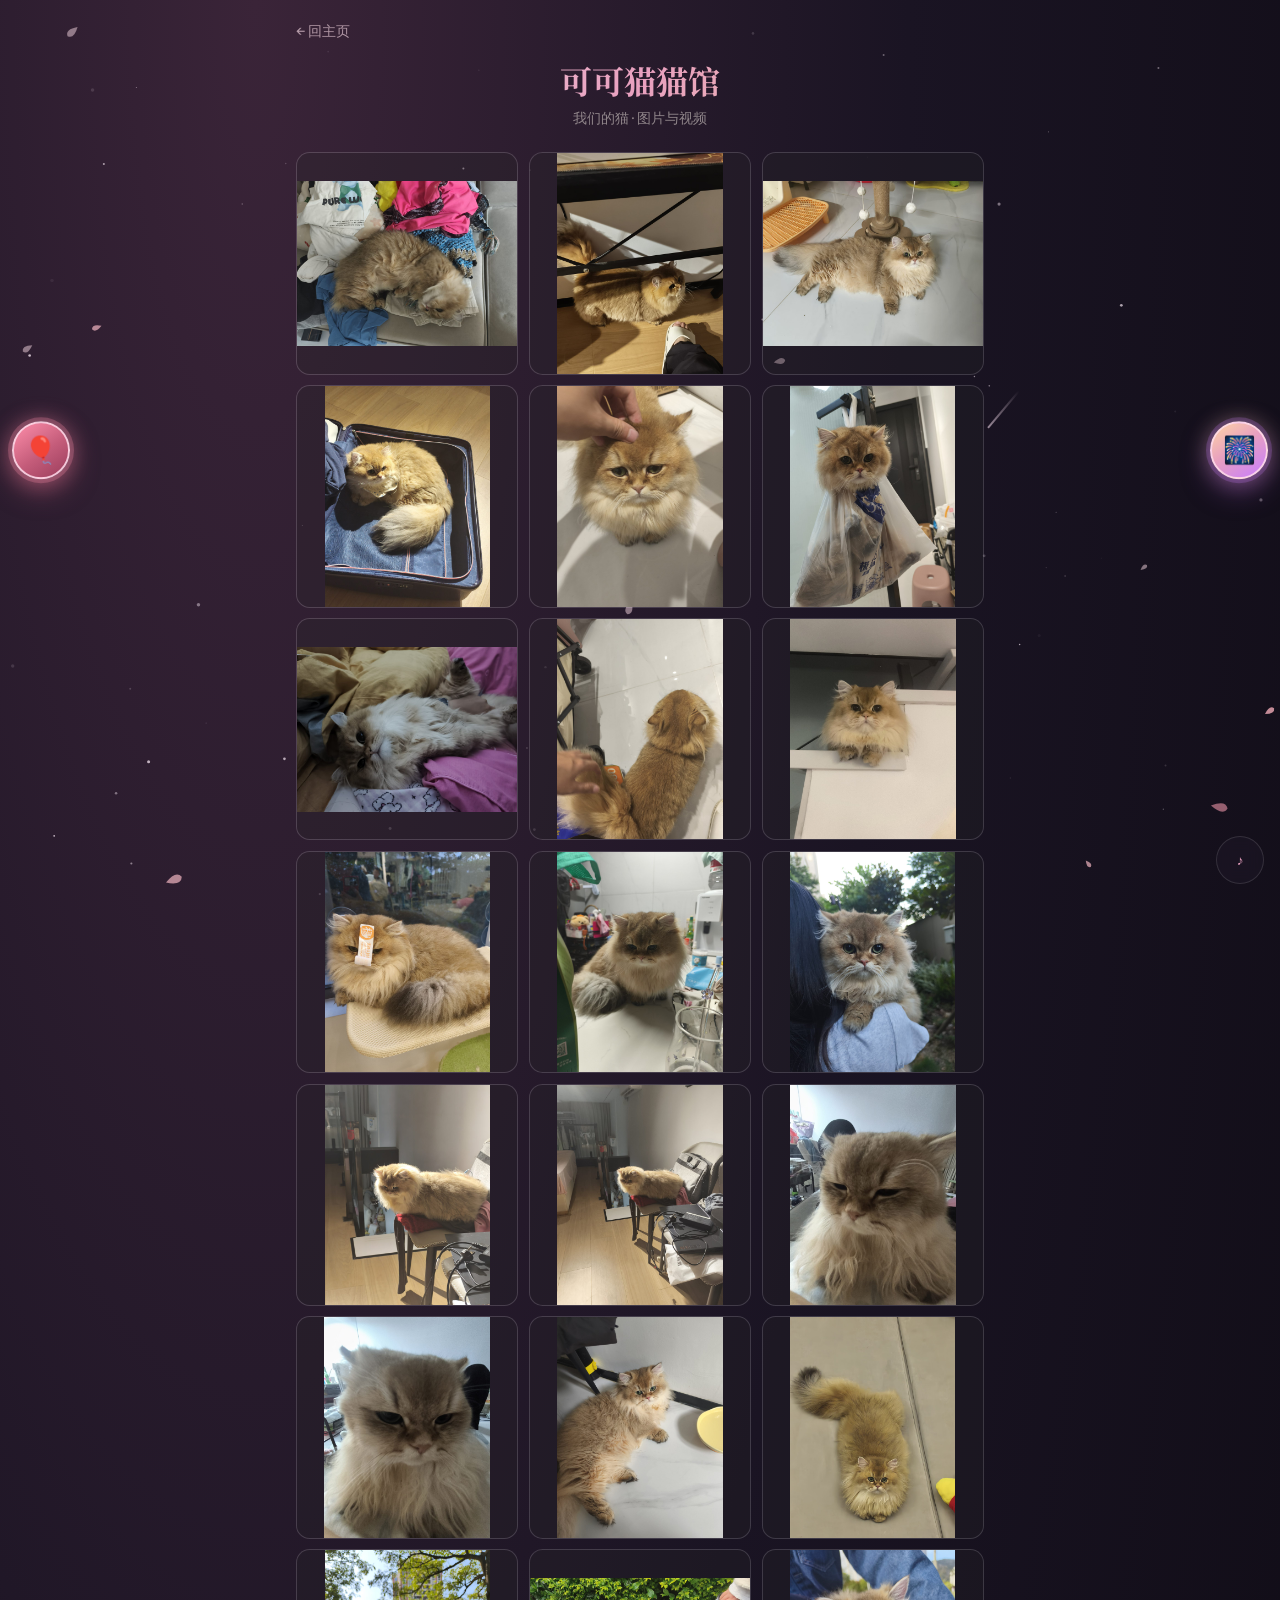
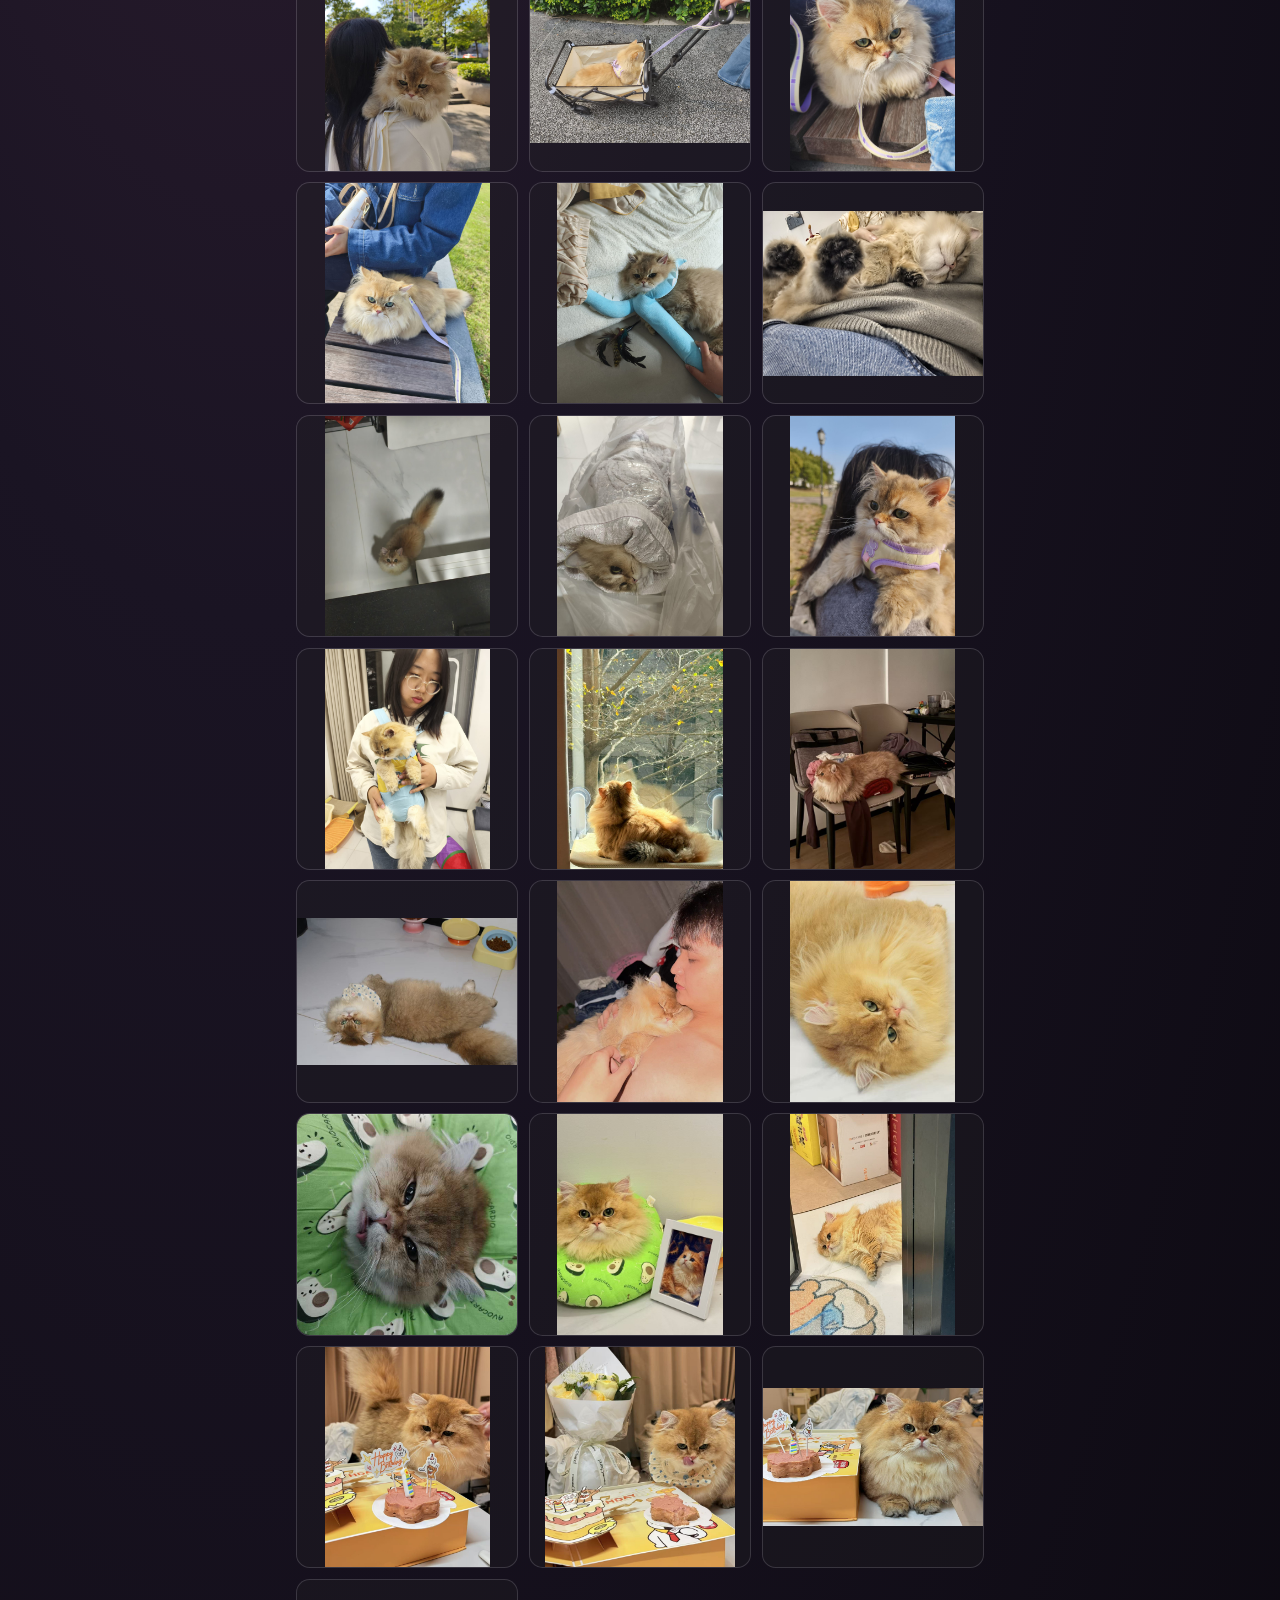
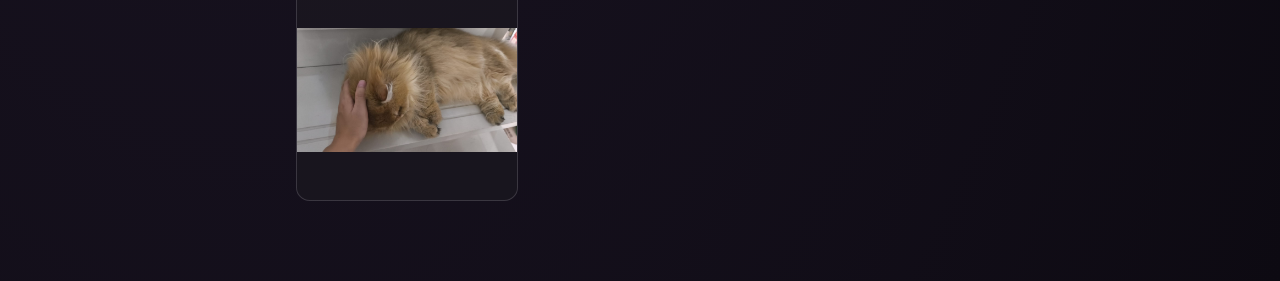
<file: keke.html>
<!DOCTYPE html>
<html lang="zh-CN">
<head>
  <meta charset="UTF-8">
  <meta name="viewport" content="width=device-width, initial-scale=1.0, viewport-fit=cover">
  <title>可可猫猫馆 · 林林 & 倍倍</title>
  <link href="https://fonts.googleapis.com/css2?family=Noto+Serif+SC:wght@400;600;700&family=Outfit:wght@300;400;500;600&display=swap" rel="stylesheet">
  <link rel="stylesheet" href="css/site.css">
</head>
<body>
  <div class="page">
    <div class="page-inner fade-page">
      <a class="back-link" href="home.html">← 回主页</a>
      <header style="text-align:center;margin-bottom:1.5rem;">
        <h1 class="serif gradient-text" style="font-size:2rem;margin:0 0 0.4rem;">可可猫猫馆</h1>
        <p style="margin:0;color:rgba(247,239,232,0.5);font-size:0.9rem;">我们的猫 · 图片与视频</p>
      </header>

      <div id="keke-root"></div>
    </div>
  </div>

  <div class="lightbox" id="keke-lightbox">
    <div id="keke-lightbox-body"></div>
  </div>

  <script src="js/keke-data.js"></script>
  <script src="js/effects.js"></script>
  <script src="js/fx-engine.js"></script>
  <script>
    FX.mountPretty('soft');
    FX.mountEggs();
    SiteFX.setupMusic();

    const root = document.getElementById('keke-root');
    const media = window.KEKE_MEDIA || [];
    const lb = document.getElementById('keke-lightbox');
    const lbBody = document.getElementById('keke-lightbox-body');

    lb.addEventListener('click', (e) => {
      if (e.target === lb) {
        lb.classList.remove('open');
        lbBody.innerHTML = '';
      }
    });

    if (!media.length) {
      root.innerHTML = `
        <div class="glass keke-empty">
          <div style="font-size:2.5rem;margin-bottom:0.75rem;">🐱</div>
          <p style="margin:0 0 0.5rem;color:var(--cream);">把可可的照片和视频放进来</p>
          <p style="margin:0;font-size:0.85rem;line-height:1.6;">
            文件放到 <code>assets/keke/</code><br>
            再在 <code>js/keke-data.js</code> 里登记路径<br>
            或把本机路径发给我，我帮你复制进来
          </p>
        </div>
      `;
    } else {
      root.innerHTML = `<div class="keke-grid">${media.map((item, i) => {
        if (item.type === 'video') {
          return `
            <div class="keke-item" data-i="${i}">
              <video src="${item.src}" muted preload="metadata" playsinline></video>
              <div class="play-badge">▶</div>
            </div>`;
        }
        return `
          <div class="keke-item" data-i="${i}">
            <img src="${item.src}" alt="${item.caption || '可可'}" loading="lazy">
          </div>`;
      }).join('')}</div>`;

      root.querySelectorAll('.keke-item').forEach((el) => {
        el.addEventListener('click', () => {
          const item = media[+el.dataset.i];
          if (item.type === 'video') {
            lbBody.innerHTML = `<video src="${item.src}" controls autoplay playsinline style="max-width:100%;max-height:90vh;border-radius:0.75rem;"></video>`;
          } else {
            lbBody.innerHTML = `<img src="${item.src}" alt="${item.caption || '可可'}">`;
          }
          lb.classList.add('open');
        });
      });
    }
  </script>
</body>
</html>
</file>
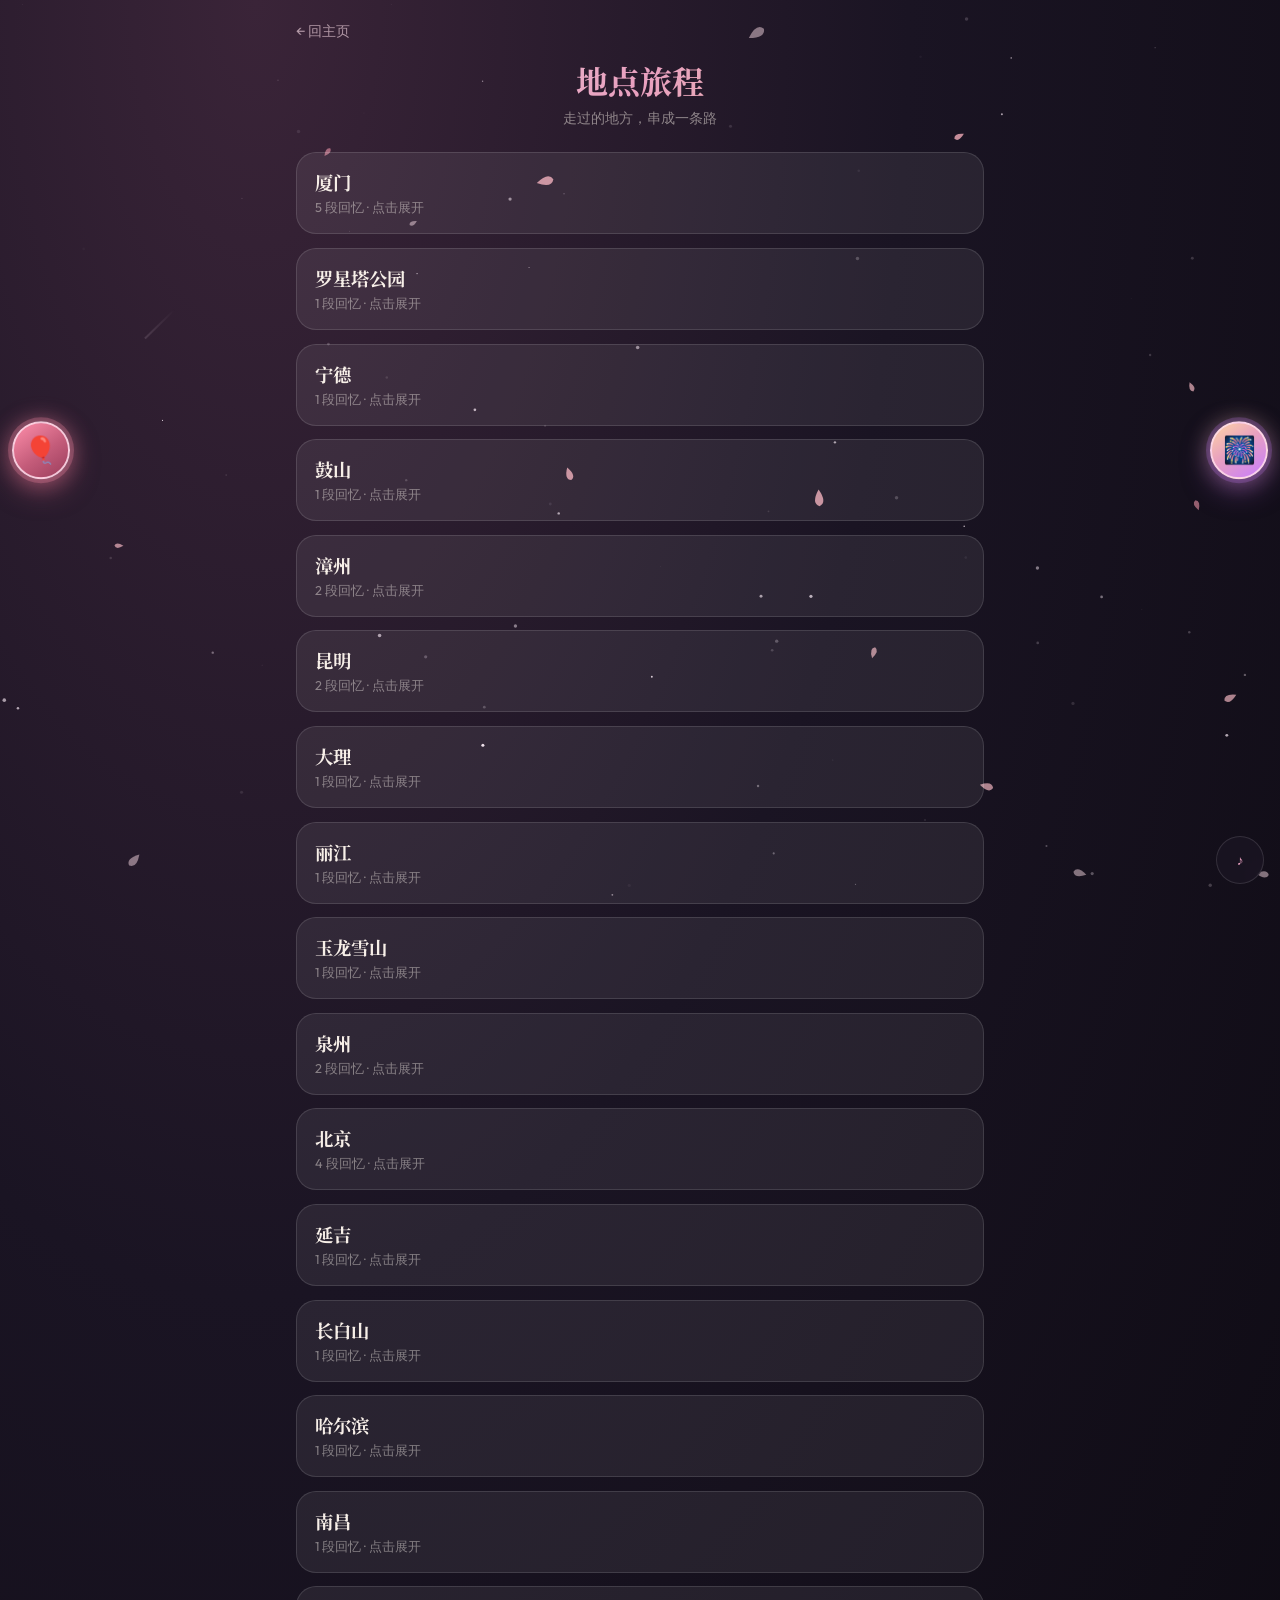
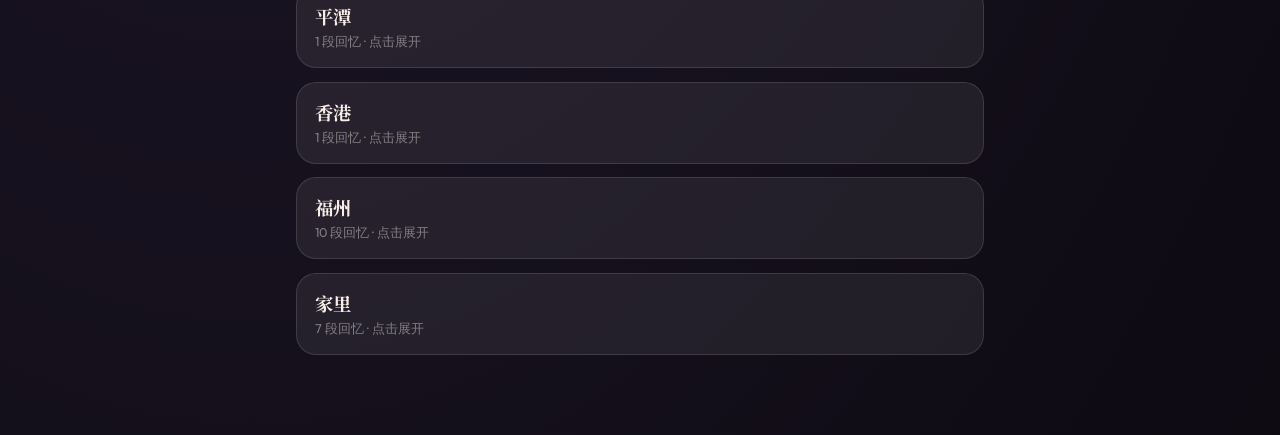
<file: map.html>
<!DOCTYPE html>
<html lang="zh-CN">
<head>
  <meta charset="UTF-8">
  <meta name="viewport" content="width=device-width, initial-scale=1.0, viewport-fit=cover">
  <title>地点旅程 · 林林 & 倍倍</title>
  <link href="https://fonts.googleapis.com/css2?family=Noto+Serif+SC:wght@400;600;700&family=Outfit:wght@300;400;500;600&display=swap" rel="stylesheet">
  <link rel="stylesheet" href="css/site.css">
</head>
<body>
  <div class="page">
    <div class="page-inner fade-page">
      <a class="back-link" href="home.html">← 回主页</a>
      <header style="text-align:center;margin-bottom:1.5rem;">
        <h1 class="serif gradient-text" style="font-size:2rem;margin:0 0 0.4rem;">地点旅程</h1>
        <p style="margin:0;color:rgba(247,239,232,0.5);font-size:0.9rem;">走过的地方，串成一条路</p>
      </header>

      <div class="place-list" id="places"></div>
    </div>
  </div>

  <script src="js/journey-data.js"></script>
  <script src="js/effects.js"></script>
  <script src="js/fx-engine.js"></script>
  <script>
    FX.mountPretty('soft');
    FX.mountEggs();
    SiteFX.setupMusic();
    SiteFX.setupLightbox();

    const root = document.getElementById('places');
    root.innerHTML = JOURNEY_PLACES.map((p, i) => {
      const count = p.events.length;
      const eventsHtml = p.events.map((e) => `
        <div class="place-event">
          <div style="font-size:0.75rem;color:rgba(232,160,191,0.75);">${e.date}</div>
          <div class="serif" style="font-size:1rem;margin:0.15rem 0;">${e.title}</div>
          <div style="font-size:0.8rem;color:rgba(247,239,232,0.5);">${e.note || ''}</div>
          <div class="place-thumbs">
            ${e.photos.map((src) => `<img src="${src}" alt="" loading="lazy" onclick="event.stopPropagation();openLightbox('${src}')">`).join('')}
          </div>
        </div>
      `).join('');

      return `
        <article class="glass place-card" data-i="${i}">
          <h3 class="serif">${p.place}</h3>
          <div class="place-meta">${count} 段回忆 · 点击展开</div>
          <div class="place-detail">${eventsHtml}</div>
        </article>
      `;
    }).join('');

    root.querySelectorAll('.place-card').forEach((card) => {
      card.addEventListener('click', () => {
        const was = card.classList.contains('active');
        root.querySelectorAll('.place-card').forEach((c) => c.classList.remove('active'));
        if (!was) card.classList.add('active');
      });
    });
  </script>
</body>
</html>
</file>
<file: css/site.css>
:root {
  --ink: #1a1423;
  --ink-deep: #0d0a12;
  --blush: #e8a0bf;
  --rose: #c45c7a;
  --peach: #f0c4a8;
  --cream: #f7efe8;
  --mist: rgba(255, 255, 255, 0.07);
  --line: rgba(255, 255, 255, 0.12);
}

*,
*::before,
*::after {
  box-sizing: border-box;
}

html,
body {
  margin: 0;
  padding: 0;
  min-height: 100%;
}

body {
  font-family: 'Outfit', system-ui, sans-serif;
  background: radial-gradient(ellipse at 20% 0%, #3a2438 0%, var(--ink) 45%, var(--ink-deep) 100%);
  color: var(--cream);
  -webkit-font-smoothing: antialiased;
}

a {
  color: inherit;
  text-decoration: none;
}

img {
  max-width: 100%;
  display: block;
}

.serif {
  font-family: 'Noto Serif SC', serif;
}

.gradient-text {
  background: linear-gradient(120deg, #f3d5e0, var(--blush), var(--peach));
  -webkit-background-clip: text;
  background-clip: text;
  color: transparent;
}

.page {
  position: relative;
  min-height: 100vh;
  overflow-x: hidden;
}

.page-inner {
  position: relative;
  z-index: 2;
  max-width: 720px;
  margin: 0 auto;
  padding: 1.25rem 1rem 5rem;
}

.glass {
  background: var(--mist);
  border: 1px solid var(--line);
  backdrop-filter: blur(12px);
  border-radius: 1.25rem;
}

.btn {
  display: inline-flex;
  align-items: center;
  justify-content: center;
  gap: 0.4rem;
  border: none;
  cursor: pointer;
  font: inherit;
  color: #fff;
  background: linear-gradient(120deg, #e08aa8, var(--rose));
  padding: 0.85rem 1.6rem;
  border-radius: 999px;
  transition: transform 0.2s ease, opacity 0.2s ease;
}

.btn:active {
  transform: scale(0.97);
}

.btn-ghost {
  background: transparent;
  border: 1px solid var(--line);
  color: var(--cream);
}

.back-link {
  display: inline-flex;
  align-items: center;
  gap: 0.25rem;
  font-size: 0.875rem;
  color: rgba(243, 213, 224, 0.65);
  margin-bottom: 1rem;
}

.back-link:hover {
  color: var(--blush);
}

.nav-grid {
  display: grid;
  grid-template-columns: 1fr;
  gap: 0.85rem;
}

@media (min-width: 640px) {
  .nav-grid {
    grid-template-columns: 1fr 1fr;
  }
}

.nav-card {
  display: flex;
  align-items: center;
  gap: 0.9rem;
  padding: 1.1rem 1.15rem;
  transition: transform 0.25s ease, box-shadow 0.25s ease;
}

.nav-card:hover {
  transform: translateY(-2px);
  box-shadow: 0 12px 28px rgba(0, 0, 0, 0.28);
}

.nav-card .icon {
  width: 2.5rem;
  height: 2.5rem;
  border-radius: 0.75rem;
  display: grid;
  place-items: center;
  background: rgba(232, 160, 191, 0.15);
  color: var(--blush);
  flex-shrink: 0;
}

.nav-card h3 {
  margin: 0 0 0.2rem;
  font-size: 1.05rem;
  font-weight: 600;
}

.nav-card p {
  margin: 0;
  font-size: 0.8rem;
  color: rgba(247, 239, 232, 0.5);
}

/* 漂浮爱心层 */
#heart-layer {
  position: fixed;
  inset: 0;
  pointer-events: none;
  z-index: 1;
  overflow: hidden;
}

.float-heart {
  position: absolute;
  bottom: -20px;
  color: var(--blush);
  opacity: 0.55;
  animation: floatUp linear forwards;
  user-select: none;
  pointer-events: none;
}

.fancy-heart {
  text-shadow: 0 0 10px rgba(232, 160, 191, 0.65);
}

@keyframes floatUp {
  0% {
    transform: translateY(0) scale(0.8) rotate(0deg);
    opacity: 0;
  }
  10% {
    opacity: 0.75;
  }
  100% {
    transform: translateY(-110vh) scale(1.15) rotate(28deg);
    opacity: 0;
  }
}

/* 鼠标拖尾爱心 */
.cursor-heart {
  position: fixed;
  z-index: 45;
  pointer-events: none;
  transform: translate(-50%, -50%);
  animation: cursorFade 0.9s ease-out forwards;
  text-shadow: 0 0 8px rgba(255, 150, 180, 0.7);
}

@keyframes cursorFade {
  0% { opacity: 0.95; transform: translate(-50%, -50%) scale(1); }
  100% { opacity: 0; transform: translate(-50%, -120%) scale(0.4); }
}

/* 点击爆炸爱心 */
.burst-heart {
  position: fixed;
  z-index: 46;
  pointer-events: none;
  transform: translate(-50%, -50%);
  animation: burstOut 0.85s cubic-bezier(0.15, 0.85, 0.35, 1) forwards;
  text-shadow: 0 0 12px currentColor;
}

@keyframes burstOut {
  0% { opacity: 1; transform: translate(-50%, -50%) scale(0.4); }
  100% {
    opacity: 0;
    transform: translate(calc(-50% + var(--dx)), calc(-50% + var(--dy))) scale(1.2);
  }
}

/* 放飞气球 */
.fx-balloon {
  position: fixed;
  bottom: -80px;
  z-index: 35;
  pointer-events: none;
  animation: balloonFly linear forwards;
  filter: drop-shadow(0 8px 12px rgba(0, 0, 0, 0.25));
}

.fx-balloon i {
  display: block;
  width: 100%;
  height: 78%;
  border-radius: 50% 50% 48% 48%;
  background: radial-gradient(circle at 30% 28%, #fff8, transparent 42%),
    linear-gradient(160deg, var(--c1), var(--c2));
}

.fx-balloon s {
  display: block;
  width: 1.5px;
  height: 22%;
  margin: 0 auto;
  background: rgba(255, 255, 255, 0.45);
}

@keyframes balloonFly {
  0% { transform: translateY(0) rotate(-4deg); opacity: 0; }
  8% { opacity: 1; }
  50% { transform: translateY(-55vh) rotate(5deg); }
  100% { transform: translateY(-120vh) rotate(-6deg); opacity: 0; }
}

.fx-canvas {
  pointer-events: none;
}

/* 两侧彩蛋图标：更醒目 */
.egg-btn {
  position: fixed;
  top: 50%;
  z-index: 42;
  width: 3.6rem;
  height: 3.6rem;
  border-radius: 50%;
  border: 2px solid rgba(255, 220, 235, 0.85);
  color: #fff;
  font-size: 1.65rem;
  line-height: 1;
  display: grid;
  place-items: center;
  cursor: pointer;
  transform: translateY(-50%);
  transition: transform 0.2s ease, box-shadow 0.2s ease, filter 0.2s ease;
  padding: 0;
  opacity: 1;
  animation: eggBreath 2.4s ease-in-out infinite;
}

.egg-left {
  left: 0.75rem;
  background: linear-gradient(145deg, #ff8fab, #c45c7a 55%, #9b3d5c);
  box-shadow:
    0 0 0 4px rgba(255, 143, 171, 0.25),
    0 10px 28px rgba(196, 92, 122, 0.55),
    0 0 24px rgba(255, 143, 171, 0.45);
}

.egg-right {
  right: 0.75rem;
  background: linear-gradient(145deg, #ffd6a5, #e8a0bf 45%, #c77dff);
  box-shadow:
    0 0 0 4px rgba(199, 125, 255, 0.22),
    0 10px 28px rgba(156, 80, 200, 0.5),
    0 0 24px rgba(255, 214, 165, 0.4);
}

.egg-btn:hover {
  transform: translateY(-50%) scale(1.12);
  filter: brightness(1.08);
  animation: none;
}

.egg-btn.pop {
  animation: eggPop 0.45s ease;
}

@keyframes eggBreath {
  0%, 100% {
    transform: translateY(-50%) scale(1);
    filter: brightness(1);
  }
  50% {
    transform: translateY(-50%) scale(1.08);
    filter: brightness(1.12);
  }
}

@keyframes eggPop {
  0% { transform: translateY(-50%) scale(1); }
  35% { transform: translateY(-50%) scale(1.28); }
  100% { transform: translateY(-50%) scale(1); }
}

@media (max-width: 480px) {
  .egg-btn {
    width: 3.15rem;
    height: 3.15rem;
    font-size: 1.4rem;
  }
  .egg-left { left: 0.45rem; }
  .egg-right { right: 0.45rem; }
}

.open-glow {
  position: absolute;
  width: 280px;
  height: 280px;
  border-radius: 50%;
  background: radial-gradient(circle, rgba(232, 160, 191, 0.35), transparent 70%);
  filter: blur(8px);
  animation: glowPulse 3.2s ease-in-out infinite;
  z-index: 0;
  pointer-events: none;
}

@keyframes glowPulse {
  0%, 100% { transform: scale(0.92); opacity: 0.55; }
  50% { transform: scale(1.08); opacity: 0.9; }
}

.enter-flash {
  position: fixed;
  inset: 0;
  z-index: 80;
  pointer-events: none;
  background: radial-gradient(circle at center, rgba(255, 200, 220, 0.55), transparent 55%);
  opacity: 0;
  transition: opacity 0.35s ease;
}

.enter-flash.on {
  opacity: 1;
}

/* 沉浸相册不再做放大动画，避免看起来像裁切/变形 */

/* 音乐按钮 */
.music-btn {
  position: fixed;
  right: 1rem;
  bottom: 1rem;
  z-index: 40;
  width: 3rem;
  height: 3rem;
  border-radius: 50%;
  border: 1px solid var(--line);
  background: rgba(26, 20, 35, 0.85);
  color: var(--blush);
  display: grid;
  place-items: center;
  cursor: pointer;
  backdrop-filter: blur(8px);
}

.music-btn.playing {
  animation: spinSlow 8s linear infinite;
}

@keyframes spinSlow {
  to {
    transform: rotate(360deg);
  }
}

/* 灯箱 */
.lightbox {
  display: none;
  position: fixed;
  inset: 0;
  z-index: 60;
  background: rgba(0, 0, 0, 0.9);
  align-items: center;
  justify-content: center;
  padding: 1rem;
}

.lightbox.open {
  display: flex;
}

.lightbox img,
.lightbox video {
  max-width: 100%;
  max-height: 90vh;
  border-radius: 0.75rem;
}

/* 开场 */
.open-wrap {
  min-height: 100vh;
  display: flex;
  flex-direction: column;
  align-items: center;
  justify-content: center;
  text-align: center;
  padding: 2rem 1.25rem;
  position: relative;
  z-index: 2;
}

.envelope {
  width: 160px;
  height: 110px;
  margin: 0 auto 1.75rem;
  position: relative;
  cursor: pointer;
}

.envelope-body {
  position: absolute;
  inset: 0;
  background: linear-gradient(160deg, #f3d5e0, #c45c7a);
  border-radius: 8px;
  box-shadow: 0 16px 40px rgba(196, 92, 122, 0.35);
}

.envelope-flap {
  position: absolute;
  top: 0;
  left: 0;
  right: 0;
  height: 58px;
  background: linear-gradient(180deg, #e8a0bf, #d47898);
  clip-path: polygon(0 0, 50% 100%, 100% 0);
  transform-origin: top center;
  transition: transform 0.45s ease;
}

.envelope.open .envelope-flap {
  transform: rotateX(180deg);
  opacity: 0.35;
}

.envelope-heart {
  position: absolute;
  left: 50%;
  top: 52%;
  transform: translate(-50%, -50%);
  font-size: 1.6rem;
  filter: drop-shadow(0 2px 4px rgba(0, 0, 0, 0.2));
}

.fade-page {
  animation: fadeIn 0.6s ease both;
}

@keyframes fadeIn {
  from {
    opacity: 0;
    transform: translateY(10px);
  }
  to {
    opacity: 1;
    transform: none;
  }
}

/* 时间轴 */
.timeline {
  position: relative;
  padding-left: 1.35rem;
}

.timeline::before {
  content: '';
  position: absolute;
  left: 5px;
  top: 6px;
  bottom: 6px;
  width: 2px;
  background: linear-gradient(to bottom, rgba(232, 160, 191, 0.55), rgba(232, 160, 191, 0.06));
}

.event {
  position: relative;
  margin-bottom: 1.75rem;
  opacity: 0;
  transform: translateY(18px);
  transition: opacity 0.5s ease, transform 0.5s ease;
}

.event.visible {
  opacity: 1;
  transform: none;
}

.event::before {
  content: '';
  position: absolute;
  left: -1.35rem;
  top: 0.55rem;
  width: 12px;
  height: 12px;
  border-radius: 50%;
  background: var(--blush);
  box-shadow: 0 0 0 4px rgba(232, 160, 191, 0.22);
  animation: nodePulse 2.4s ease-in-out infinite;
}

@keyframes nodePulse {
  0%,
  100% {
    box-shadow: 0 0 0 4px rgba(232, 160, 191, 0.22);
  }
  50% {
    box-shadow: 0 0 0 8px rgba(232, 160, 191, 0.08);
  }
}

.event-card {
  padding: 1rem;
}

.event-card .date {
  font-size: 0.75rem;
  letter-spacing: 0.06em;
  color: rgba(232, 160, 191, 0.75);
  margin-bottom: 0.25rem;
}

.event-card h2 {
  margin: 0;
  font-size: 1.2rem;
}

.event-card .note {
  margin: 0.35rem 0 0;
  font-size: 0.85rem;
  color: rgba(247, 239, 232, 0.5);
}

.photo-grid {
  display: grid;
  grid-template-columns: repeat(2, 1fr);
  gap: 0.45rem;
  margin-top: 0.75rem;
}

.photo-grid.one {
  grid-template-columns: 1fr;
}

.photo-grid img {
  width: 100%;
  height: 160px;
  object-fit: contain; /* 等比例完整显示，不裁切、不拉伸 */
  object-position: center;
  background: rgba(0, 0, 0, 0.25);
  border-radius: 0.7rem;
  cursor: pointer;
}

.photo-grid.one img {
  height: 240px;
}

@media (min-width: 640px) {
  .photo-grid {
    grid-template-columns: repeat(3, 1fr);
  }
  .photo-grid.one {
    grid-template-columns: 1fr;
  }
  .photo-grid img {
    height: 180px;
  }
  .photo-grid.one img {
    height: 300px;
  }
}

/* 地点旅程 */
.place-list {
  display: flex;
  flex-direction: column;
  gap: 0.85rem;
}

.place-card {
  padding: 1rem 1.1rem;
  cursor: pointer;
  transition: border-color 0.2s ease;
}

.place-card.active {
  border-color: rgba(232, 160, 191, 0.45);
}

.place-card h3 {
  margin: 0 0 0.25rem;
  font-size: 1.15rem;
}

.place-meta {
  font-size: 0.8rem;
  color: rgba(247, 239, 232, 0.45);
}

.place-detail {
  display: none;
  margin-top: 0.85rem;
  padding-top: 0.85rem;
  border-top: 1px solid var(--line);
}

.place-card.active .place-detail {
  display: block;
}

.place-event {
  margin-bottom: 0.85rem;
}

.place-event:last-child {
  margin-bottom: 0;
}

.place-thumbs {
  display: flex;
  gap: 0.4rem;
  overflow-x: auto;
  margin-top: 0.45rem;
  padding-bottom: 0.2rem;
}

.place-thumbs img {
  width: 96px;
  height: 96px;
  object-fit: contain;
  object-position: center;
  background: rgba(0, 0, 0, 0.25);
  border-radius: 0.5rem;
  flex-shrink: 0;
  cursor: pointer;
}

/* 可可馆 */
.keke-grid {
  display: grid;
  grid-template-columns: repeat(2, 1fr);
  gap: 0.65rem;
}

@media (min-width: 640px) {
  .keke-grid {
    grid-template-columns: repeat(3, 1fr);
  }
}

.keke-item {
  position: relative;
  aspect-ratio: 1;
  border-radius: 0.85rem;
  overflow: hidden;
  background: rgba(255, 255, 255, 0.05);
  border: 1px solid var(--line);
  cursor: pointer;
}

.keke-item img,
.keke-item video {
  width: 100%;
  height: 100%;
  object-fit: contain;
  object-position: center;
  background: rgba(0, 0, 0, 0.22);
}

.keke-item .play-badge {
  position: absolute;
  inset: 0;
  display: grid;
  place-items: center;
  background: rgba(0, 0, 0, 0.28);
  color: #fff;
  font-size: 1.8rem;
}

.keke-empty {
  text-align: center;
  padding: 3rem 1.25rem;
  color: rgba(247, 239, 232, 0.55);
}

/* 相册沉浸 */
.gallery-stage {
  position: fixed;
  inset: 0;
  z-index: 2;
  display: flex;
  flex-direction: column;
}

.gallery-slide {
  flex: 1;
  position: relative;
  overflow: hidden;
  display: none;
}

.gallery-slide.active {
  display: block;
}

.gallery-slide img {
  width: 100%;
  height: 100%;
  object-fit: contain; /* 全图等比例显示，方向与文档一致 */
  object-position: center;
  background: #0d0a12;
}

.gallery-overlay {
  position: absolute;
  left: 0;
  right: 0;
  bottom: 0;
  padding: 3.5rem 1.25rem 5.5rem;
  background: linear-gradient(to top, rgba(13, 10, 18, 0.92), transparent);
}

.gallery-overlay .date {
  font-size: 0.8rem;
  color: rgba(232, 160, 191, 0.85);
  margin-bottom: 0.3rem;
}

.gallery-overlay h2 {
  margin: 0 0 0.4rem;
  font-size: 1.55rem;
}

.gallery-overlay p {
  margin: 0;
  font-size: 0.9rem;
  color: rgba(247, 239, 232, 0.7);
}

.gallery-bar {
  position: fixed;
  left: 0;
  right: 0;
  bottom: 0;
  z-index: 5;
  display: flex;
  align-items: center;
  justify-content: space-between;
  gap: 0.5rem;
  /* 右侧给音乐按钮留空，避免挡住「下一页」 */
  padding: 0.85rem 4.25rem 0.85rem 1rem;
  padding-bottom: calc(0.85rem + env(safe-area-inset-bottom));
  background: rgba(13, 10, 18, 0.72);
  backdrop-filter: blur(10px);
}

.gallery-dots {
  display: flex;
  gap: 0.35rem;
  flex-wrap: wrap;
  justify-content: center;
  max-width: 50%;
}

.gallery-dots span {
  width: 6px;
  height: 6px;
  border-radius: 50%;
  background: rgba(255, 255, 255, 0.25);
}

.gallery-dots span.on {
  background: var(--blush);
  width: 16px;
  border-radius: 4px;
}

.gallery-top {
  position: fixed;
  top: 0;
  left: 0;
  right: 0;
  z-index: 5;
  padding: 0.85rem 1rem;
  display: flex;
  justify-content: space-between;
  align-items: center;
  background: linear-gradient(to bottom, rgba(13, 10, 18, 0.65), transparent);
}

/* 烟花 */
.fw-canvas {
  position: fixed;
  inset: 0;
  z-index: 1;
  width: 100%;
  height: 100%;
  display: block;
}

.fw-ui {
  position: relative;
  z-index: 3;
  min-height: 100vh;
  display: flex;
  flex-direction: column;
  align-items: center;
  justify-content: center;
  text-align: center;
  padding: 2rem 1rem;
  pointer-events: none;
}

.fw-ui .actions {
  pointer-events: auto;
  margin-top: 1.5rem;
  display: flex;
  gap: 0.75rem;
  flex-wrap: wrap;
  justify-content: center;
}

.countdown-row {
  display: flex;
  flex-wrap: wrap;
  justify-content: center;
  gap: 0.55rem;
}

.countdown-item {
  min-width: 68px;
  padding: 0.7rem 0.5rem;
  border-radius: 0.85rem;
  background: rgba(232, 160, 191, 0.1);
  border: 1px solid rgba(232, 160, 191, 0.22);
  text-align: center;
}

.countdown-item .num {
  font-size: 1.4rem;
  font-weight: 600;
}

.countdown-item .lbl {
  font-size: 0.7rem;
  color: rgba(247, 239, 232, 0.45);
}
</file>
